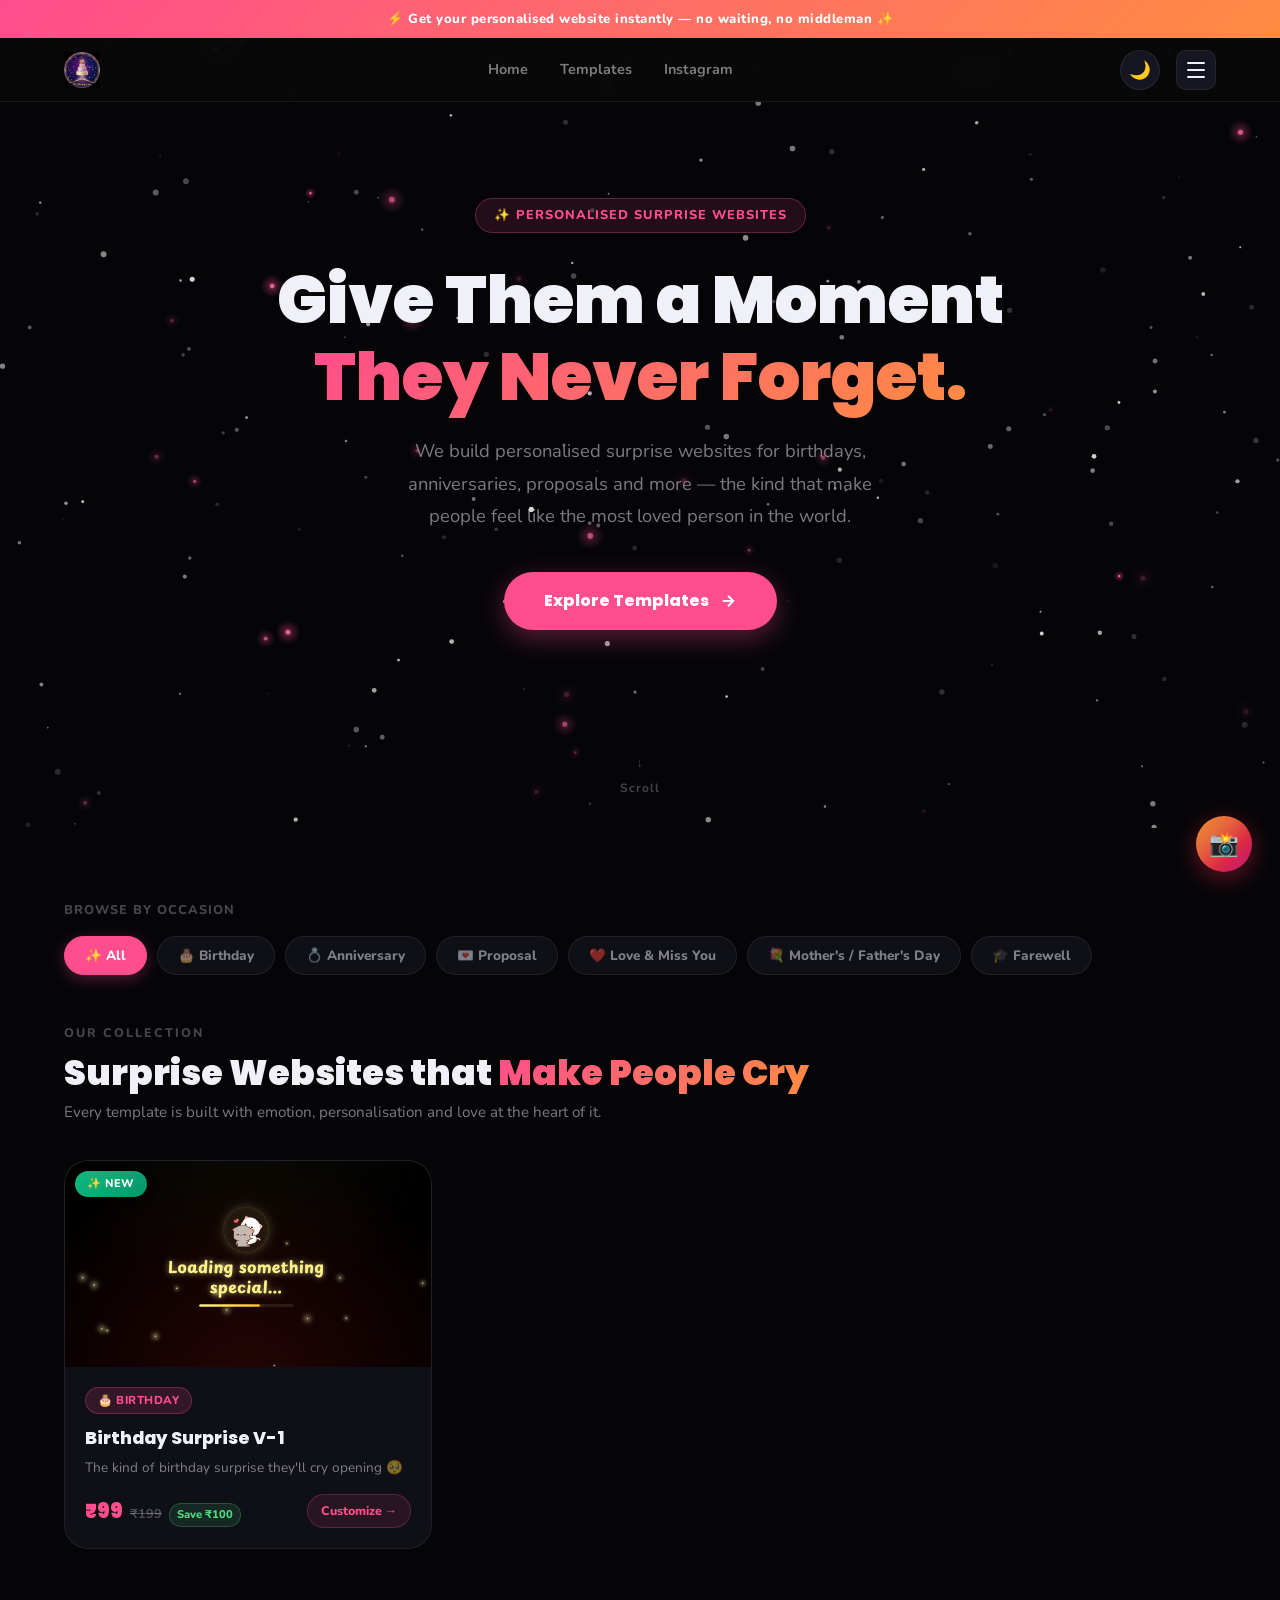
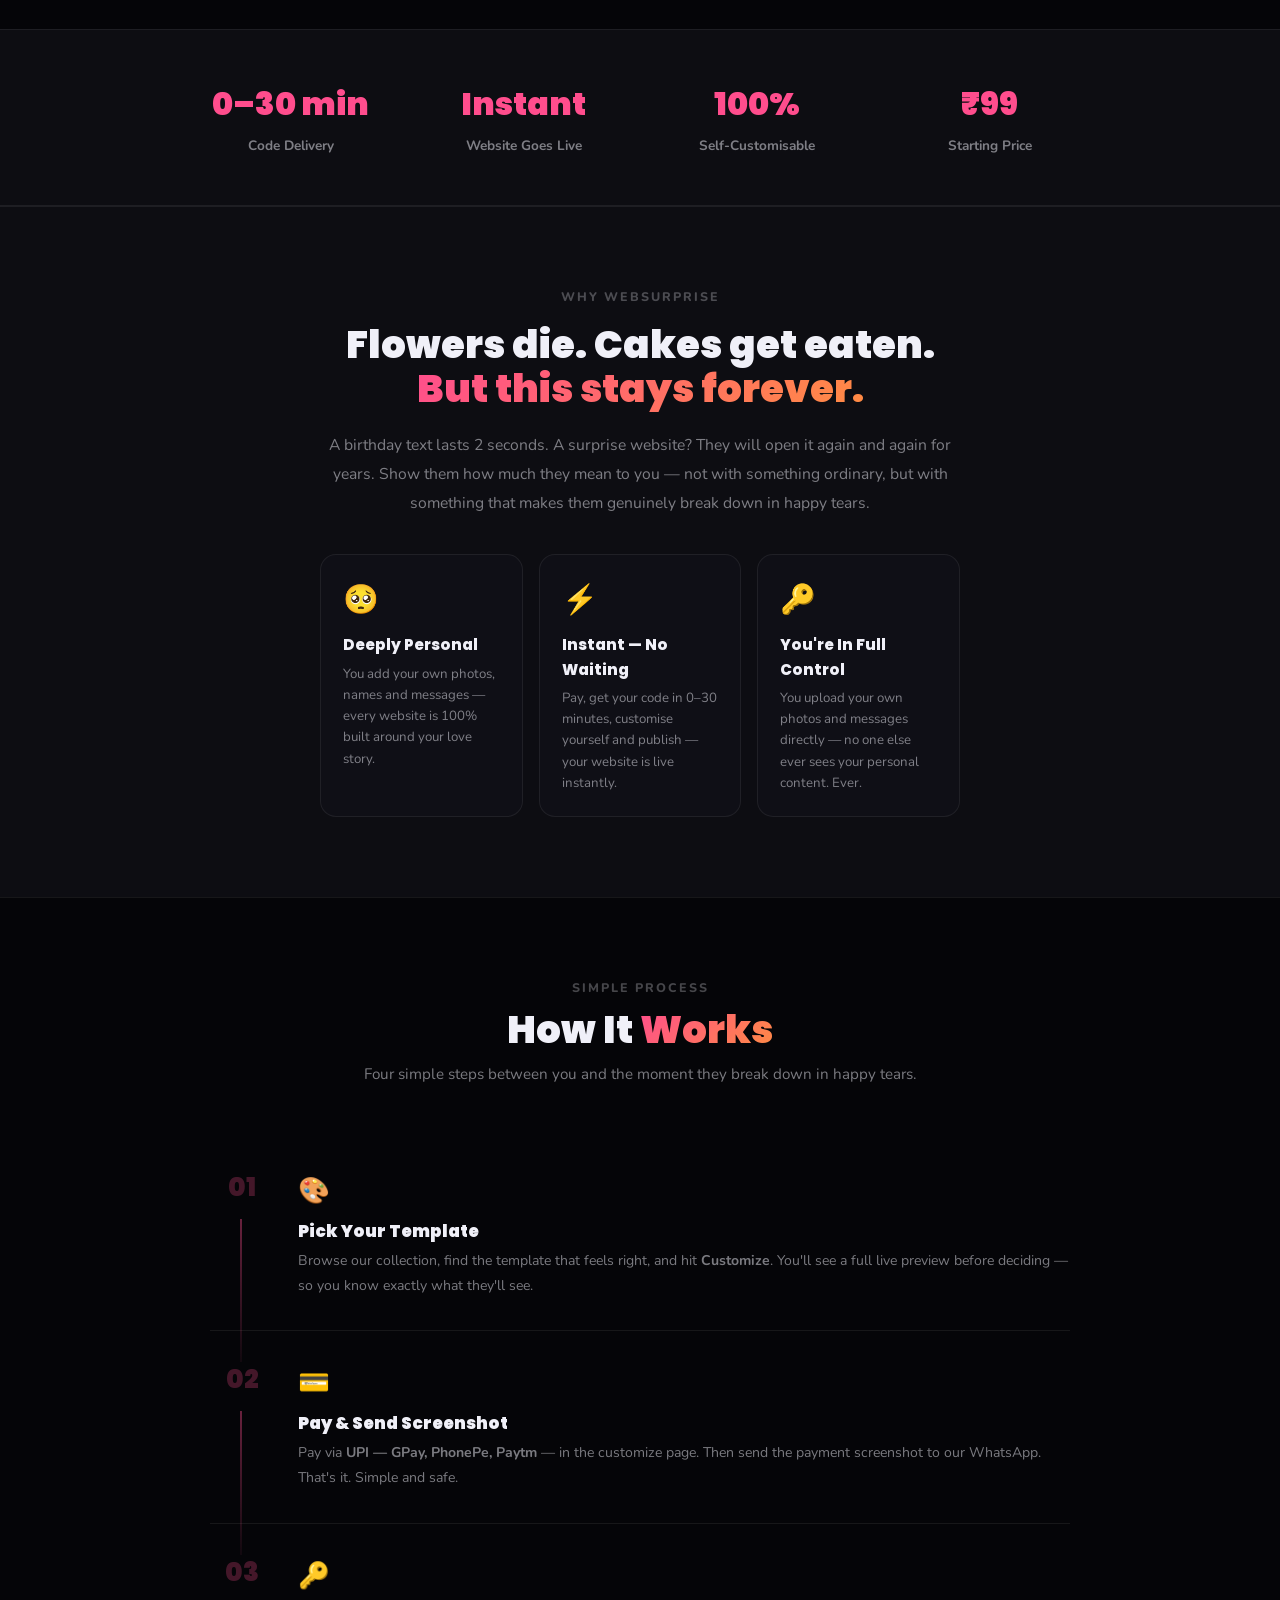
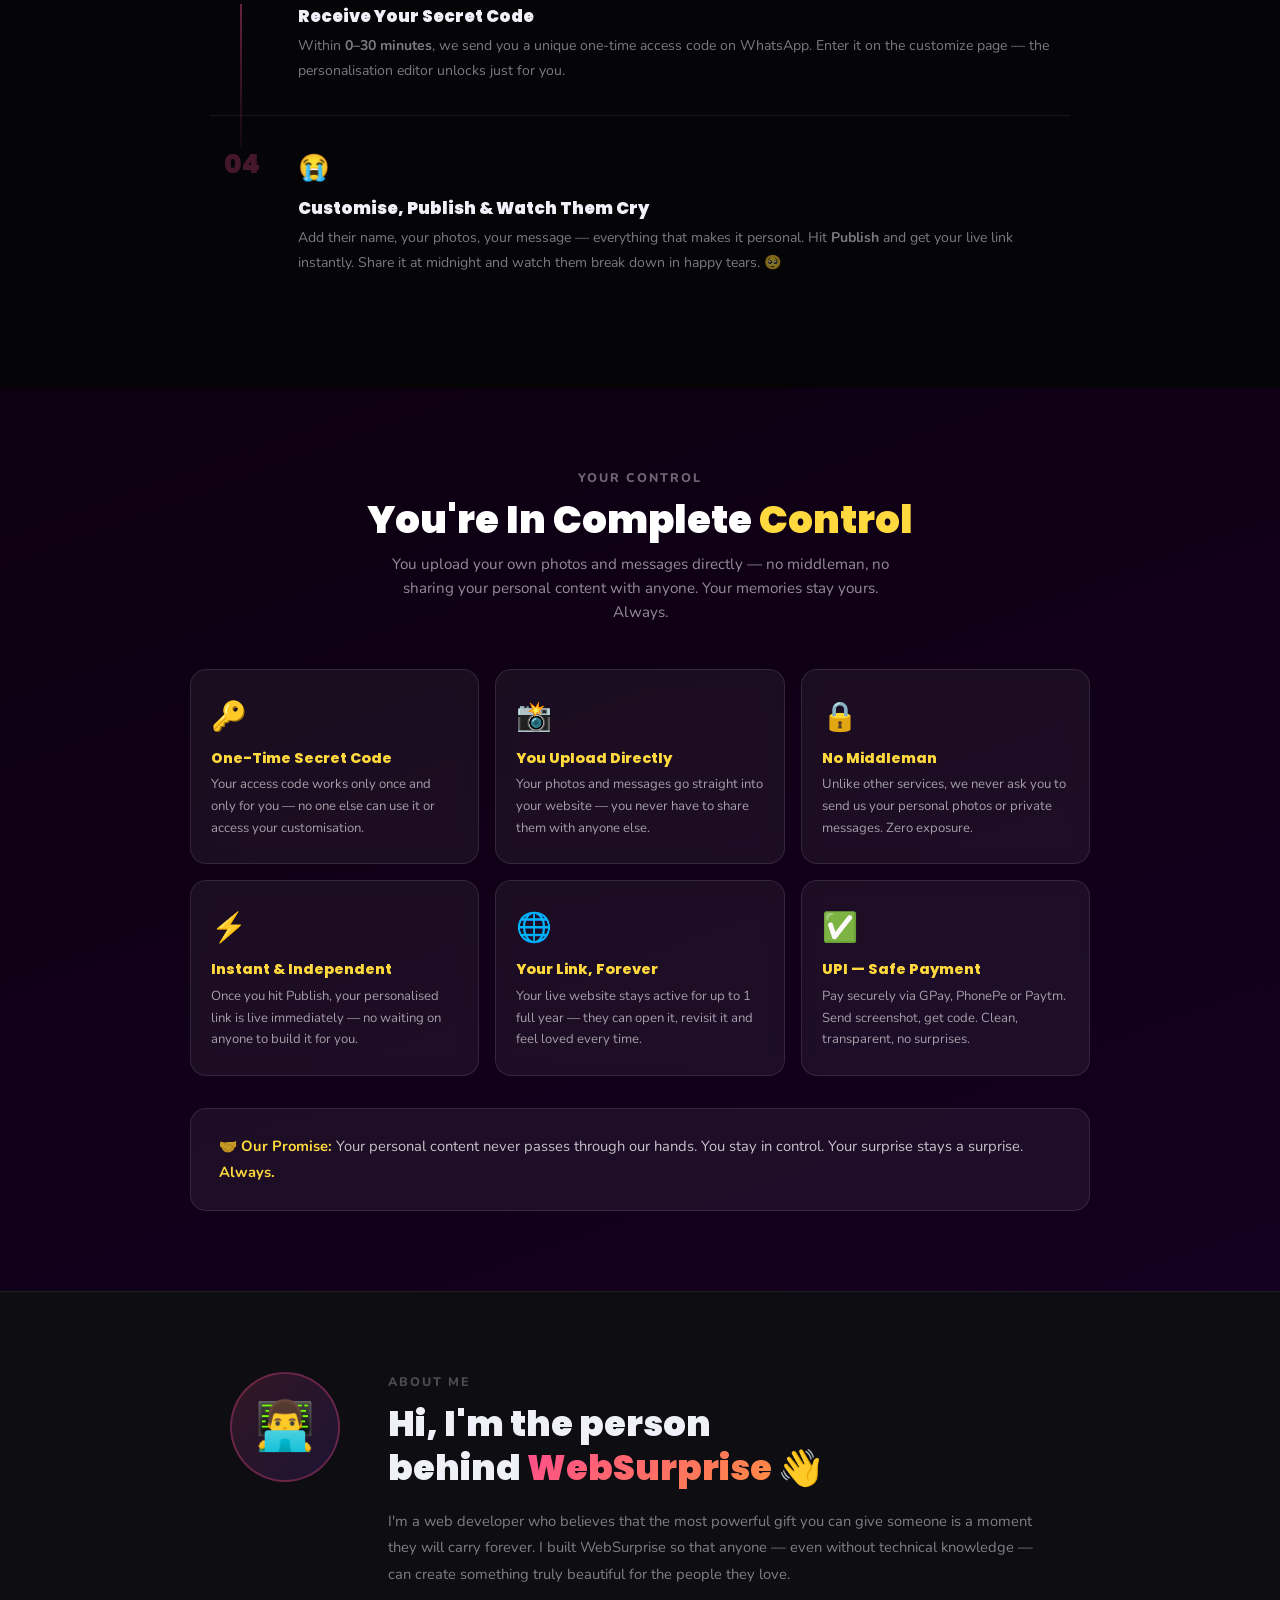
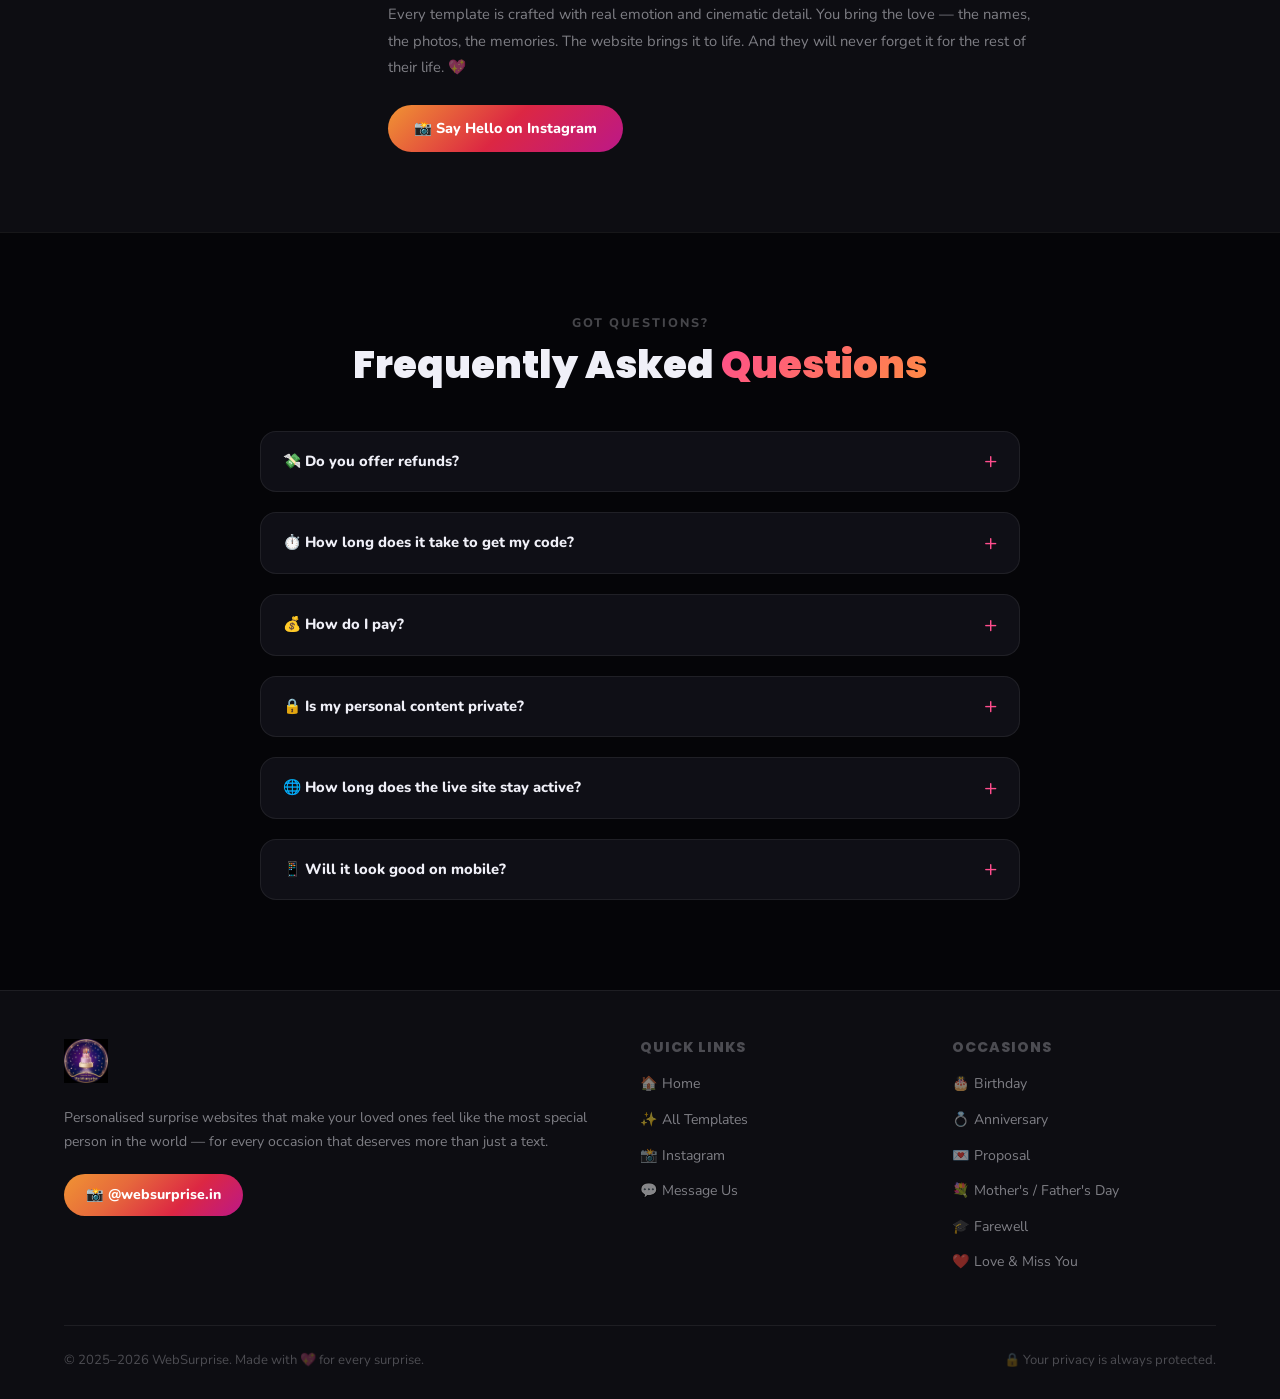
<file: index.html>
<!DOCTYPE html>
<html lang="en">
<head>
  <meta charset="UTF-8" />
  <meta name="viewport" content="width=device-width, initial-scale=1.0"/>
  <title>WebSurprise Store — Surprise Websites for Every Occasion</title>

  <!-- Google Fonts -->
  <link rel="preconnect" href="https://fonts.googleapis.com">
  <link href="https://fonts.googleapis.com/css2?family=Poppins:wght@700;800;900&family=Nunito:wght@400;600;700;800&display=swap" rel="stylesheet">

  <!-- Main Stylesheet -->
  <link rel="stylesheet" href="css/style.css">
  <link rel="icon" type="image/png" href="images/websurprise_dp.png">
</head>
<body>

  <!-- ══════════════════════════════════════════════════════
       ANNOUNCEMENT BAR
       Edit the text here to change the top strip message
  ═══════════════════════════════════════════════════════ -->
  <div class="announcement-bar">
    <span class="ann-full">⚡ Get your personalised website instantly — no waiting, no middleman ✨</span>
  </div>


  <!-- ══════════════════════════════════════════════════════
       NAVBAR
  ═══════════════════════════════════════════════════════ -->
  <nav class="navbar" id="navbar">
    <!-- Logo -->
    <a href="index.html" class="nav-logo">
  <img src="images/logo.jpg" alt="WebSurprise" class="nav-logo-img">
</a>

    <!-- Desktop links (hidden on mobile) -->
    <ul class="nav-links">
      <li><a href="index.html">Home</a></li>
      <li><a href="#templates">Templates</a></li>
      <li><a href="https://www.instagram.com/websurprise.in" target="_blank">Instagram</a></li>
    </ul>

    <!-- Right actions -->
    <div class="nav-right">
      <!-- Theme toggle — 🌙 dark / ☀️ light -->
      <button class="theme-toggle" id="themeToggle" title="Toggle theme">🌙</button>
      <button class="hamburger" id="hamburger" aria-label="Menu">
        <span></span><span></span><span></span>
      </button>
    </div>
  </nav>


  <!-- ══════════════════════════════════════════════════════
       HERO SECTION
       Edit headline, subtext and CTA button text here
  ═══════════════════════════════════════════════════════ -->
  <section class="hero page-offset">
    <!-- Particle starfield canvas — animated by JS -->
    <canvas id="particle-canvas"></canvas>

    <div class="hero-content">
      <!-- Small pill label above headline -->
      <div class="hero-eyebrow">
        ✨ Personalised Surprise Websites
      </div>

      <!-- Main headline — wrap words in <span class="accent"> for pink gradient -->
      <h1>
        Give Them a Moment<br>
        <span class="accent">They Never Forget.</span> 
      </h1>

      <!-- Subtext below headline -->
      <p class="hero-sub">
        We build personalised surprise websites for birthdays, anniversaries, proposals and more — 
        the kind that make people feel like the most loved person in the world.
      </p>

      <!-- CTA button — scrolls to templates section -->
      <a href="#templates" class="hero-cta" id="exploreCta">
        Explore Templates
        <svg width="18" height="18" viewBox="0 0 24 24" fill="none" stroke="currentColor" stroke-width="2.5">
          <line x1="5" y1="12" x2="19" y2="12"/><polyline points="12 5 19 12 12 19"/>
        </svg>
      </a>
    </div>

    <!-- Scroll hint arrow at bottom -->
    <div class="scroll-hint">
      <span>↓</span>
      <span>Scroll</span>
    </div>
  </section>


  <!-- ══════════════════════════════════════════════════════
       FILTER BAR + TEMPLATES GRID
       Templates are rendered automatically from templates.js
       Add new templates in js/templates.js — no HTML needed
  ═══════════════════════════════════════════════════════ -->
  <section id="templates" style="padding-top: 72px;">

    <!-- Filter bar — buttons built by JS from CATEGORIES in templates.js -->
    <div class="filter-section">
      <div class="filter-label">Browse by occasion</div>
      <div class="filter-bar" id="filterBar">
        <!-- Filter buttons injected here by main.js -->
      </div>
    </div>

    <!-- Templates section heading -->
    <div class="templates-section">
      <div class="section-heading fade-in">
        <div class="section-label">Our Collection</div>
        <h2>Surprise Websites that <span class="accent">Make People Cry</span></h2>
        <p>Every template is built with emotion, personalisation and love at the heart of it.</p>
      </div>

      <!-- Template cards injected here by main.js -->
      <div class="templates-grid" id="templatesGrid"></div>
    </div>

  </section>


  <!-- ══════════════════════════════════════════════════════
       STATS BAR
       Edit stats values in js/templates.js → STATS array
  ═══════════════════════════════════════════════════════ -->
  <section class="stats-section">
    <div class="stats-grid" id="statsGrid">
      <!-- Stats injected by main.js from templates.js STATS array -->
    </div>
  </section>


  <!-- ══════════════════════════════════════════════════════
       EMOTIONAL SECTION — WHY WEBSURPRISE
  ═══════════════════════════════════════════════════════ -->
  <section style="padding: 80px 5%; text-align:center; background: var(--bg-2); border-top: 1px solid var(--border);">
    <div style="max-width:640px; margin:0 auto;" class="fade-in">
      <div class="section-label" style="margin-bottom:16px;">Why WebSurprise</div>
      <h2 style="font-size:clamp(1.6rem,3.5vw,2.4rem); margin-bottom:20px;">
        Flowers die. Cakes get eaten.<br>
        <span class="accent">But this stays forever.</span>
      </h2>
      <p style="color:var(--text-secondary); font-size:0.98rem; line-height:1.85; margin-bottom:36px;">
        A birthday text lasts 2 seconds. A surprise website? They will open it again and again for years. 
        Show them how much they mean to you — not with something ordinary, but with something 
        that makes them genuinely break down in happy tears.
      </p>

      <!-- Three emotional promise cards -->
      <div style="display:grid; grid-template-columns: repeat(auto-fit, minmax(180px,1fr)); gap:16px; text-align:left;">

        <div style="background:var(--bg-card); border:1px solid var(--border); border-radius:var(--radius-md); padding:22px;" class="fade-in">
          <div style="font-size:1.8rem; margin-bottom:10px;">🥺</div>
          <div style="font-family:'Poppins',sans-serif; font-weight:800; margin-bottom:6px; font-size:0.95rem;">Deeply Personal</div>
          <div style="color:var(--text-secondary); font-size:0.83rem; line-height:1.6;">You add your own photos, names and messages — every website is 100% built around your love story.</div>
        </div>

        <div style="background:var(--bg-card); border:1px solid var(--border); border-radius:var(--radius-md); padding:22px;" class="fade-in">
          <div style="font-size:1.8rem; margin-bottom:10px;">⚡</div>
          <div style="font-family:'Poppins',sans-serif; font-weight:800; margin-bottom:6px; font-size:0.95rem;">Instant — No Waiting</div>
          <div style="color:var(--text-secondary); font-size:0.83rem; line-height:1.6;">Pay, get your code in 0–30 minutes, customise yourself and publish — your website is live instantly.</div>
        </div>

        <div style="background:var(--bg-card); border:1px solid var(--border); border-radius:var(--radius-md); padding:22px;" class="fade-in">
          <div style="font-size:1.8rem; margin-bottom:10px;">🔑</div>
          <div style="font-family:'Poppins',sans-serif; font-weight:800; margin-bottom:6px; font-size:0.95rem;">You're In Full Control</div>
          <div style="color:var(--text-secondary); font-size:0.83rem; line-height:1.6;">You upload your own photos and messages directly — no one else ever sees your personal content. Ever.</div>
        </div>

      </div>
    </div>
  </section>



  <!-- ══════════════════════════════════════════════════════
       HOW IT WORKS
       Edit steps below to change the process description
  ═══════════════════════════════════════════════════════ -->
  <section class="how-section">
    <div class="how-inner">
      <div class="fade-in" style="text-align:center; margin-bottom:52px;">
        <div class="section-label">Simple Process</div>
        <h2 style="font-size:clamp(1.6rem,3.5vw,2.4rem);">
          How It <span class="accent">Works</span>
        </h2>
        <p style="color:var(--text-secondary); margin-top:10px; font-size:0.95rem;">
          Four simple steps between you and the moment they break down in happy tears.
        </p>
      </div>

      <div class="how-steps">

        <!-- Step 1 -->
        <div class="how-step fade-in">
          <div class="step-num">01</div>
          <div class="step-body">
            <div class="step-icon">🎨</div>
            <h3>Pick Your Template</h3>
            <p>Browse our collection, find the template that feels right, and hit <strong>Customize</strong>. You'll see a full live preview before deciding — so you know exactly what they'll see.</p>
          </div>
        </div>

        <!-- Step 2 -->
        <div class="how-step fade-in">
          <div class="step-num">02</div>
          <div class="step-body">
            <div class="step-icon">💳</div>
            <h3>Pay &amp; Send Screenshot</h3>
            <p>Pay via <strong>UPI — GPay, PhonePe, Paytm</strong> — in the customize page. Then send the payment screenshot to our WhatsApp. That's it. Simple and safe.</p>
          </div>
        </div>

        <!-- Step 3 -->
        <div class="how-step fade-in">
          <div class="step-num">03</div>
          <div class="step-body">
            <div class="step-icon">🔑</div>
            <h3>Receive Your Secret Code</h3>
            <p>Within <strong>0–30 minutes</strong>, we send you a unique one-time access code on WhatsApp. Enter it on the customize page — the personalisation editor unlocks just for you.</p>
          </div>
        </div>

        <!-- Step 4 -->
        <div class="how-step fade-in">
          <div class="step-num">04</div>
          <div class="step-body">
            <div class="step-icon">😭</div>
            <h3>Customise, Publish &amp; Watch Them Cry</h3>
            <p>Add their name, your photos, your message — everything that makes it personal. Hit <strong>Publish</strong> and get your live link instantly. Share it at midnight and watch them break down in happy tears. 🥺</p>
          </div>
        </div>

      </div>
    </div>
  </section>


  <!-- ══════════════════════════════════════════════════════
       PRIVACY PROMISE
       Edit privacy cards below
  ═══════════════════════════════════════════════════════ -->
  <section class="privacy-section">
    <div class="privacy-inner">
      <div class="fade-in" style="text-align:center; margin-bottom:44px;">
        <div class="section-label" style="color:rgba(255,255,255,0.4);">Your Control</div>
        <h2 style="font-size:clamp(1.6rem,3.5vw,2.4rem); color:white;">
          You're In Complete <span style="color:var(--yellow);">Control</span>
        </h2>
        <p style="color:rgba(255,255,255,0.55); margin-top:10px; font-size:0.95rem; max-width:520px; margin-left:auto; margin-right:auto;">
          You upload your own photos and messages directly — no middleman, no sharing your personal content with anyone.
          Your memories stay yours. Always.
        </p>
      </div>

      <div class="privacy-grid fade-in">

        <div class="privacy-card">
          <div class="privacy-icon">🔑</div>
          <h4>One-Time Secret Code</h4>
          <p>Your access code works only once and only for you — no one else can use it or access your customisation.</p>
        </div>

        <div class="privacy-card">
          <div class="privacy-icon">📸</div>
          <h4>You Upload Directly</h4>
          <p>Your photos and messages go straight into your website — you never have to share them with anyone else.</p>
        </div>

        <div class="privacy-card">
          <div class="privacy-icon">🔒</div>
          <h4>No Middleman</h4>
          <p>Unlike other services, we never ask you to send us your personal photos or private messages. Zero exposure.</p>
        </div>

        <div class="privacy-card">
          <div class="privacy-icon">⚡</div>
          <h4>Instant & Independent</h4>
          <p>Once you hit Publish, your personalised link is live immediately — no waiting on anyone to build it for you.</p>
        </div>

        <div class="privacy-card">
          <div class="privacy-icon">🌐</div>
          <h4>Your Link, Forever</h4>
          <p>Your live website stays active for up to 1 full year — they can open it, revisit it and feel loved every time.</p>
        </div>

        <div class="privacy-card">
          <div class="privacy-icon">✅</div>
          <h4>UPI — Safe Payment</h4>
          <p>Pay securely via GPay, PhonePe or Paytm. Send screenshot, get code. Clean, transparent, no surprises.</p>
        </div>

      </div>

      <div class="privacy-promise fade-in">
        🤝 <strong>Our Promise:</strong> Your personal content never passes through our hands.
        You stay in control. Your surprise stays a surprise. <strong>Always.</strong>
      </div>
    </div>
  </section>


  <!-- ══════════════════════════════════════════════════════
       ABOUT SECTION
       Edit your personal description below
  ═══════════════════════════════════════════════════════ -->
  <section class="about-section">
    <div class="about-inner fade-in">
      <div class="about-avatar">👨‍💻</div>
      <div class="about-content">
        <div class="section-label">About Me</div>
        <h2>Hi, I'm the person<br>behind <span class="accent">WebSurprise</span> 👋</h2>
        <p>
          I'm a web developer who believes that the most powerful gift you can give someone
          is a moment they will carry forever. I built WebSurprise so that anyone —
          even without technical knowledge — can create something truly beautiful for the people they love.
        </p>
        <p>
          Every template is crafted with real emotion and cinematic detail.
          You bring the love — the names, the photos, the memories.
          The website brings it to life. And they will never forget it for the rest of their life. 💖
        </p>
        <a href="https://ig.me/m/websurprise.in" target="_blank" class="about-cta">
          📸 Say Hello on Instagram
        </a>
      </div>
    </div>
  </section>


  <!-- ══════════════════════════════════════════════════════
       FAQ — HOMEPAGE
       Add/remove questions by editing .faq-item blocks below
  ═══════════════════════════════════════════════════════ -->
  <section class="home-faq-section">
    <div class="home-faq-inner">
      <div class="fade-in" style="text-align:center; margin-bottom:44px;">
        <div class="section-label">Got Questions?</div>
        <h2 style="font-size:clamp(1.6rem,3.5vw,2.4rem);">
          Frequently Asked <span class="accent">Questions</span>
        </h2>
      </div>

      <div class="home-faq-grid fade-in">

        <div class="faq-item">
          <div class="faq-q" onclick="toggleHomeFaq(this)">
            <span>💸 Do you offer refunds?</span>
            <span class="faq-icon">+</span>
          </div>
          <div class="faq-a">
            Since the access code is sent and the customisation window is unlocked specifically for you, we are unable to offer refunds once the code has been issued. We encourage you to view the live demo before purchasing — and reach out on WhatsApp with any questions before you pay. 💖
          </div>
        </div>

        <div class="faq-item">
          <div class="faq-q" onclick="toggleHomeFaq(this)">
            <span>⏱️ How long does it take to get my code?</span>
            <span class="faq-icon">+</span>
          </div>
          <div class="faq-a">
            We send your unique access code within <strong>0 to 30 minutes</strong> of receiving your payment screenshot on WhatsApp. Once you have the code, you customise and publish instantly — your website goes live the moment you hit Publish.
          </div>
        </div>

        <div class="faq-item">
          <div class="faq-q" onclick="toggleHomeFaq(this)">
            <span>💰 How do I pay?</span>
            <span class="faq-icon">+</span>
          </div>
          <div class="faq-a">
            Pay via any <strong>UPI app</strong> — GPay, PhonePe, Paytm and more — directly on the customize page. Then send the payment screenshot to our WhatsApp. We verify and send your code within 30 minutes. Full payment upfront, no advance/split needed.
          </div>
        </div>

        <div class="faq-item">
          <div class="faq-q" onclick="toggleHomeFaq(this)">
            <span>🔒 Is my personal content private?</span>
            <span class="faq-icon">+</span>
          </div>
          <div class="faq-a">
            100% yes — and this is what makes us different. You upload your photos and messages <strong>directly into your website yourself</strong>. We never ask you to send us your personal content. No middleman. No exposure. Your memories stay completely yours.
          </div>
        </div>

        <div class="faq-item">
          <div class="faq-q" onclick="toggleHomeFaq(this)">
            <span>🌐 How long does the live site stay active?</span>
            <span class="faq-icon">+</span>
          </div>
          <div class="faq-a">
            Your live website stays accessible for <strong>up to 1 full year</strong> from the day you publish it.
            They can open it, revisit it and share it any time. After 1 year, message us on WhatsApp to discuss renewal.
          </div>
        </div>

        <div class="faq-item">
          <div class="faq-q" onclick="toggleHomeFaq(this)">
            <span>📱 Will it look good on mobile?</span>
            <span class="faq-icon">+</span>
          </div>
          <div class="faq-a">
            100% yes — every website is fully mobile responsive and looks stunning on any screen.
            Since most surprises are opened on a phone, mobile experience is always our top priority.
          </div>
        </div>

      </div>
    </div>
  </section>

  <!-- ══════════════════════════════════════════════════════
       FOOTER
  ═══════════════════════════════════════════════════════ -->
  <footer>
    <div class="footer-inner">
      <div class="footer-brand">
        <a href="index.html" style="display:inline-block; margin-bottom:14px;">
          <img src="images/logo.jpg" alt="WebSurprise" class="footer-logo-img">
        </a>
        <p>
          Personalised surprise websites that make your loved ones feel like the most special 
          person in the world — for every occasion that deserves more than just a text.
        </p>
        <!-- Instagram profile link -->
        <a href="https://www.instagram.com/websurprise.in" target="_blank" class="footer-insta">
          📸 @websurprise.in
        </a>
      </div>

      <div class="footer-col">
        <h4>Quick Links</h4>
        <ul>
          <li><a href="index.html">🏠 Home</a></li>
          <li><a href="#templates">✨ All Templates</a></li>
          <li><a href="https://www.instagram.com/websurprise.in" target="_blank">📸 Instagram</a></li>
          <li><a href="https://ig.me/m/websurprise.in" target="_blank">💬 Message Us</a></li>
        </ul>
      </div>

      <div class="footer-col">
        <h4>Occasions</h4>
        <ul>
          <li><a href="#">🎂 Birthday</a></li>
          <li><a href="#">💍 Anniversary</a></li>
          <li><a href="#">💌 Proposal</a></li>
          <li><a href="#">💐 Mother's / Father's Day</a></li>
          <li><a href="#">🎓 Farewell</a></li>
          <li><a href="#">❤️ Love & Miss You</a></li>
        </ul>
      </div>
    </div>

    <div class="footer-bottom">
      <p>© 2025–2026 WebSurprise. Made with 💖 for every surprise.</p>
      <p>🔒 Your privacy is always protected.</p>
    </div>
  </footer>


  <!-- ══════════════════════════════════════════════════════
       FLOATING INSTAGRAM DM BUTTON
       Always visible at bottom-right corner
  ═══════════════════════════════════════════════════════ -->
  <a href="https://ig.me/m/websurprise.in" target="_blank" class="float-insta">
    <span class="float-tooltip">Message us!</span>
    📸
  </a>


  <!-- ══════════════════════════════════════════════════════
       SCRIPTS — load order matters!
       1. templates.js  (data)
       2. main.js       (logic)
  ═══════════════════════════════════════════════════════ -->
  <script src="js/templates.js"></script>
  <script src="js/main.js"></script>

</body>
</html>
</file>
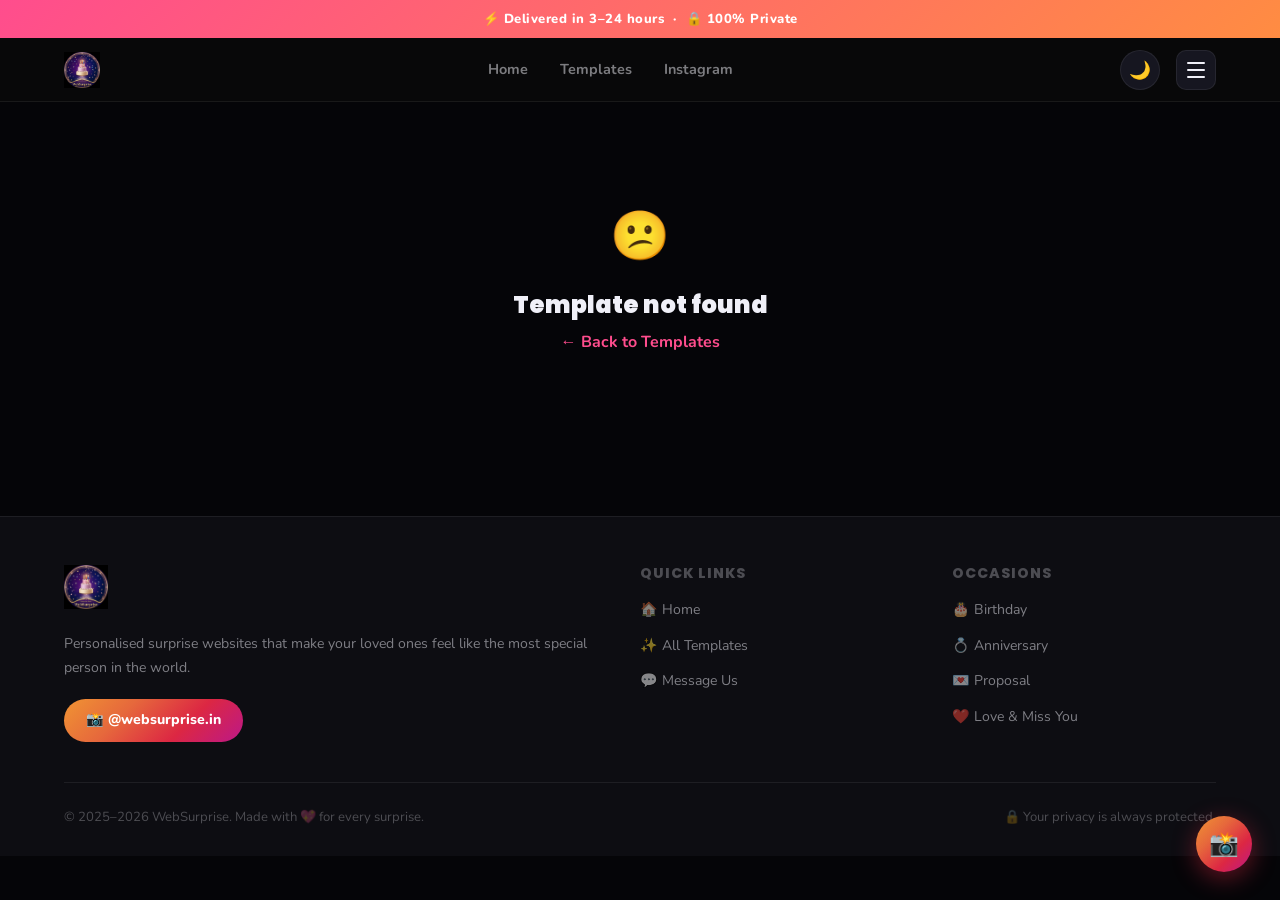
<file: product.html>
<!DOCTYPE html>
<html lang="en">

<head>
  <meta charset="UTF-8" />
  <meta name="viewport" content="width=device-width, initial-scale=1.0" />
  <!-- Title updated dynamically by product.js -->
  <title>WebSurprise Store</title>

  <link rel="preconnect" href="https://fonts.googleapis.com">
  <link
    href="https://fonts.googleapis.com/css2?family=Poppins:wght@700;800;900&family=Nunito:wght@400;600;700;800&display=swap"
    rel="stylesheet">
  <link rel="stylesheet" href="css/style.css">
  <link rel="icon" type="image/png" href="images/websurprise_dp.png">
</head>

<body>

  <!-- ══════════════════════════════════════════════════════
       ANNOUNCEMENT BAR
  ═══════════════════════════════════════════════════════ -->
  <div class="announcement-bar">
    <span class="ann-full">⚡ Delivered in 3–24 hours &nbsp;·&nbsp; 🔒 100% Private</span><span class="ann-short">⚡
      3–24hr Delivery &nbsp;·&nbsp; 🔒 Private</span>
  </div>


  <!-- ══════════════════════════════════════════════════════
       NAVBAR
  ═══════════════════════════════════════════════════════ -->
  <nav class="navbar">
    <a href="index.html" class="nav-logo">
      <img src="images/logo.jpg" alt="WebSurprise" class="nav-logo-img">
    </a>
    <ul class="nav-links">
      <li><a href="index.html">Home</a></li>
      <li><a href="index.html#templates">Templates</a></li>
      <li><a href="https://www.instagram.com/websurprise.in" target="_blank">Instagram</a></li>
    </ul>
    <div class="nav-right">
      <button class="theme-toggle" id="themeToggle" title="Toggle theme">🌙</button>
      <button class="hamburger" id="hamburger" aria-label="Menu">
        <span></span><span></span><span></span>
      </button>
    </div>
  </nav>


  <!-- ══════════════════════════════════════════════════════
       PRODUCT PAGE CONTENT
       Everything below is filled in dynamically by product.js
  ═══════════════════════════════════════════════════════ -->
  <div class="page-offset">
    <div class="product-page" id="productContent">

      <!-- Back button -->
      <a href="index.html" class="back-btn">
        ← Back to Templates
      </a>


      <!-- ── MEDIA BOX: Thumbnail + YouTube Video ─────────── -->
      <!-- Both exist simultaneously — JS shows/hides them -->
      <div class="media-box">

        <!-- Product thumbnail (16:9 image you upload) -->
        <img class="media-thumbnail" id="mediaThumbnail" src="" alt="Template Preview" />

        <!-- YouTube iframe — hidden by default, shown on "Live Demo" click -->
        <!-- src is set dynamically by product.js to prevent autoplay on load -->
        <iframe class="media-video" id="mediaVideo" src="" title="Template Demo"
          allow="accelerometer; autoplay; clipboard-write; encrypted-media; gyroscope; picture-in-picture; web-share"
          allowfullscreen loading="lazy"></iframe>

      </div>

      <!-- ── MEDIA BUTTONS ROW ────────────────────────────── -->
      <!-- Two buttons: video demo toggle + view live site -->
      <div class="media-btn-row">

        <!-- Toggle: shows YouTube video or thumbnail -->
        <button class="demo-toggle-btn" id="demoToggleBtn">
          <svg width="16" height="16" viewBox="0 0 24 24" fill="currentColor">
            <polygon points="5,3 19,12 5,21" />
          </svg>
          ▶ Video Demo
        </button>

      </div>


      <!-- ── PRODUCT INFO ──────────────────────────────────── -->
      <div class="product-info fade-in">
        <!-- Badges row: category + NEW + Limited Offer — filled by product.js -->
        <div class="product-badges-row">
          <div id="productBadge" class="card-badge product-badge"></div>
          <!-- NEW badge — shown only if isNew: true in templates.js -->
          <div id="newBadge" class="badge-new" style="display:none;">✨ NEW</div>
          <!-- Limited Offer badge — shown only if limitedOffer: true in templates.js -->
          <div id="offerBadge" class="badge-offer" style="display:none;">🔥 Limited Offer</div>
        </div>

        <!-- Template name — filled by product.js -->
        <h1 class="product-name" id="productName"></h1>

        <!-- Description — filled by product.js -->
        <p class="product-desc" id="productDesc"></p>
      </div>


      <!-- ── WHAT'S INCLUDED ──────────────────────────────── -->
      <div class="features-box fade-in">
        <h3>✅ What's Included</h3>
        <!-- Feature items injected here by product.js -->
        <div class="features-list" id="featuresList"></div>
      </div>


      <!-- ── PRICING + CTA BOX ────────────────────────────── -->
      <div class="pricing-box fade-in">

        <!-- Limited offer banner — shown/hidden by product.js -->
        <div class="pricing-limited-banner" id="limitedBadge" style="display:none;">
          🔥 Limited Time Offer — Grab it before price goes up!
        </div>

        <!-- Price row -->
        <div class="pricing-main-row">
          <div class="pricing-left">
            <div class="pricing-label">Only</div>
            <div class="pricing-price-row">
              <!-- Current price — filled by product.js -->
              <span class="pricing-current" id="priceDisplay"></span>
              <!-- Strikethrough original price — filled by product.js -->
              <span class="pricing-original" id="originalPrice"></span>
            </div>
            <!-- Save badge — filled by product.js -->
            <div class="pricing-save-badge" id="saveBadge"></div>
          </div>

          <div class="pricing-includes">
            <div class="pricing-include-item">✓ Personalised with your details</div>
            <div class="pricing-include-item">✓ Live shareable link</div>
            <div class="pricing-include-item">✓ Delivered instantly</div>
            <div class="pricing-include-item">✓ Mobile responsive</div>
          </div>
        </div>

        <!-- CTA Buttons -->
        <div class="pricing-cta-group">

          <!-- Primary: Customize — opens customize page -->
          <a class="btn-customize" id="customizeBtn" href="#" target="_blank">
            ✨ Customize &amp; Buy — <span id="priceDisplayBtn"></span>
          </a>

          <!-- Secondary: View Live Preview -->
          <a class="btn-view-live" id="viewLiveBtn" href="#" target="_blank">
            🌐 View Live Preview
          </a>

        </div>

        <!-- Trust micro-copy -->
        <div class="pricing-trust">
          🔒 Secure &nbsp;·&nbsp; ⚡ Instant &nbsp;·&nbsp; 💖 100% Personalised
        </div>

      </div>


      <!-- ── TRUST NOTE ─────────────────────────────────────── -->
      <div class="trust-note fade-in">
        🔑 <strong>How it works:</strong> Pay via UPI → send screenshot on WhatsApp → receive your secret code within 0–30 minutes → enter it, customise with your own photos &amp; messages → hit Publish and get your live link <strong>instantly.</strong> No waiting. No middleman.
      </div>



      <!-- ── FAQ SECTION ──────────────────────────────────── -->
      <div class="faq-section fade-in" style="margin-top:48px;">
        <h2 style="font-size:1.4rem; margin-bottom:24px; font-family:'Poppins',sans-serif; font-weight:800;">
          ❓ Frequently Asked Questions
        </h2>

        <!-- ── FAQ ITEM — click to expand ── -->
        <!-- To add a new FAQ: copy one .faq-item block and edit the question/answer -->

        <div class="faq-item">
          <div class="faq-q" onclick="toggleFaq(this)">
            <span>💸 Can I get a refund after purchasing?</span>
            <span class="faq-icon">+</span>
          </div>
          <div class="faq-a">
            Since your unique access code is sent immediately after payment verification, we are unable to offer refunds once the code has been issued. We recommend viewing the full live demo before purchasing. Any questions? Message us on WhatsApp before you pay — we are happy to help. 💖
          </div>
        </div>

        <div class="faq-item">
          <div class="faq-q" onclick="toggleFaq(this)">
            <span>⏱️ How long until I get my access code?</span>
            <span class="faq-icon">+</span>
          </div>
          <div class="faq-a">
            We send your unique one-time code within <strong>0 to 30 minutes</strong> of receiving your payment screenshot on WhatsApp. Once you have the code, customise and publish — your website goes live <strong>instantly</strong>.
          </div>
        </div>

        <div class="faq-item">
          <div class="faq-q" onclick="toggleFaq(this)">
            <span>💳 How do I pay?</span>
            <span class="faq-icon">+</span>
          </div>
          <div class="faq-a">
            Pay via any <strong>UPI app</strong> — GPay, PhonePe, Paytm — on the customize page. Then send the payment screenshot to our WhatsApp number (shown on the customize page). We verify and send your code within 30 minutes. Simple, full payment, no splits.
          </div>
        </div>

        <div class="faq-item">
          <div class="faq-q" onclick="toggleFaq(this)">
            <span>🔒 Is my personal content private?</span>
            <span class="faq-icon">+</span>
          </div>
          <div class="faq-a">
            Completely. You upload your photos and messages <strong>directly into your own website</strong> — we never ask you to send us anything personal. No middleman, no exposure. Your memories go straight from you to the website. Zero risk.
          </div>
        </div>

        <div class="faq-item">
          <div class="faq-q" onclick="toggleFaq(this)">
            <span>🌐 How long will the live website stay active?</span>
            <span class="faq-icon">+</span>
          </div>
          <div class="faq-a">
            Your live website stays active and accessible for <strong>up to 1 full year</strong> from the day you publish it. They can open the link, revisit it and share it any time. After 1 year, message us on WhatsApp to discuss renewal.
          </div>
        </div>

        <div class="faq-item">
          <div class="faq-q" onclick="toggleFaq(this)">
            <span>🔑 What if my code doesn't work?</span>
            <span class="faq-icon">+</span>
          </div>
          <div class="faq-a">
            Each code is unique and one-time use. If you face any issue entering your code, message us immediately on WhatsApp with your payment screenshot and we will resolve it within minutes. We are always here.
          </div>
        </div>

        <div class="faq-item">
          <div class="faq-q" onclick="toggleFaq(this)">
            <span>📱 Will it look good on mobile?</span>
            <span class="faq-icon">+</span>
          </div>
          <div class="faq-a">
            100% yes. Every website is fully mobile-responsive and looks stunning on any screen — phone, tablet and laptop. Since most surprises are opened on phone, mobile experience is always our top priority.
          </div>
        </div>

      </div>

      <!-- ── EMOTIONAL SECTION BELOW ─────────────────────── -->
      <div style="margin-top:48px; text-align:center;" class="fade-in">
        <div class="section-label" style="margin-bottom:12px;">The moment that matters</div>
        <h2 style="font-size:clamp(1.4rem,3vw,2rem); margin-bottom:14px;">
          They will not expect this.<br>
          <span class="accent">That is exactly the point.</span>
        </h2>
        <p style="color:var(--text-secondary); font-size:0.95rem; line-height:1.8; max-width:520px; margin:0 auto;">
          Imagine them opening their phone and finding a whole website — just for them.
          Their photos. Your words. A song that means everything.
          And they just break down. Happy tears. That is what we build. 🥺
        </p>
      </div>

    </div>
  </div>


  <!-- ══════════════════════════════════════════════════════
       FOOTER
  ═══════════════════════════════════════════════════════ -->
  <footer>
    <div class="footer-inner">
      <div class="footer-brand">
        <a href="index.html" style="display:inline-block; margin-bottom:14px;">
          <img src="images/logo.jpg" alt="WebSurprise" class="footer-logo-img">
        </a>
        <p>Personalised surprise websites that make your loved ones feel like the most special person in the world.</p>
        <a href="https://www.instagram.com/websurprise.in" target="_blank" class="footer-insta">
          📸 @websurprise.in
        </a>
      </div>
      <div class="footer-col">
        <h4>Quick Links</h4>
        <ul>
          <li><a href="index.html">🏠 Home</a></li>
          <li><a href="index.html#templates">✨ All Templates</a></li>
          <li><a href="https://ig.me/m/websurprise.in" target="_blank">💬 Message Us</a></li>
        </ul>
      </div>
      <div class="footer-col">
        <h4>Occasions</h4>
        <ul>
          <li><a href="index.html">🎂 Birthday</a></li>
          <li><a href="index.html">💍 Anniversary</a></li>
          <li><a href="index.html">💌 Proposal</a></li>
          <li><a href="index.html">❤️ Love & Miss You</a></li>
        </ul>
      </div>
    </div>
    <div class="footer-bottom">
      <p>© 2025–2026 WebSurprise. Made with 💖 for every surprise.</p>
      <p>🔒 Your privacy is always protected.</p>
    </div>
  </footer>


  <!-- Floating Instagram DM button -->
  <a href="https://ig.me/m/websurprise.in" target="_blank" class="float-insta">
    <span class="float-tooltip">Message us!</span>
    📸
  </a>


  <!-- ══════════════════════════════════════════════════════
       SCRIPTS — load order matters!
       1. templates.js (data — contains TEMPLATES, CATEGORIES etc.)
       2. product.js   (logic — reads data, renders page)
  ═══════════════════════════════════════════════════════ -->
  <script src="js/templates.js"></script>
  <script src="js/product.js"></script>

</body>

</html>
</file>
<file: css/style.css>
/* ============================================================
   WEBSURPRISE STORE — MAIN STYLESHEET
   Sections:
   1. CSS Variables (Dark & Light theme)
   2. Reset & Base
   3. Typography
   4. Navbar
   5. Announcement Bar
   6. Hero
   7. Particles
   8. Filter Bar
   9. Template Cards Grid
   10. Stats Bar
   11. Footer
   12. Product Page
   13. Animations
   14. Responsive
   ============================================================ */


/* ── 1. CSS VARIABLES ─────────────────────────────────────── */

/* Dark theme (default) — premium deep black */
:root {
  --bg:           #050508;
  --bg-2:         #0d0d12;
  --bg-3:         #161620;
  --bg-card:      #0f0f16;
  --border:       rgba(255,255,255,0.07);
  --border-hover: rgba(255,77,141,0.55);

  --text-primary:   #f0f0f8;
  --text-secondary: rgba(240,240,248,0.5);
  --text-muted:     rgba(240,240,248,0.28);

  --pink:    #ff4d8d;
  --pink-2:  #ff2070;
  --yellow:  #ffd93d;
  --orange:  #ff8c42;
  --green:   #4ade80;

  --glow-pink:   0 0 40px rgba(255,77,141,0.2), 0 0 80px rgba(255,77,141,0.08);
  --glow-subtle: 0 0 20px rgba(100,80,200,0.1);
  --shadow:      0 8px 40px rgba(0,0,0,0.7);

  --radius-sm:  10px;
  --radius-md:  16px;
  --radius-lg:  24px;
  --radius-xl:  32px;

  --transition: 0.25s ease;
}

/* Light theme — warm, clean, premium feel */
html.light {
  --bg:           #faf8ff;
  --bg-2:         #ffffff;
  --bg-3:         #f0edf8;
  --bg-card:      #ffffff;
  --border:       rgba(100,80,160,0.1);
  --border-hover: rgba(255,77,141,0.5);

  --text-primary:   #12101a;
  --text-secondary: rgba(18,16,26,0.55);
  --text-muted:     rgba(18,16,26,0.32);

  --glow-pink:   0 0 30px rgba(255,77,141,0.12);
  --glow-subtle: 0 0 20px rgba(100,80,200,0.06);
  --shadow:      0 4px 24px rgba(100,80,160,0.12);
}

/* Light mode specific refinements */
html.light .navbar {
  background: rgba(250,248,255,0.92);
  border-bottom-color: rgba(100,80,160,0.1);
}

html.light .template-card {
  box-shadow: 0 2px 16px rgba(100,80,160,0.08);
}

html.light .template-card:hover {
  box-shadow: 0 8px 32px rgba(255,77,141,0.15);
}

html.light .pricing-box {
  box-shadow: 0 2px 16px rgba(100,80,160,0.06);
}

html.light .faq-item {
  box-shadow: 0 2px 12px rgba(100,80,160,0.05);
}

html.light .hero {
  background: radial-gradient(ellipse at 50% 40%, rgba(255,77,141,0.06) 0%, rgba(250,248,255,0) 70%);
}


/* ── 2. RESET & BASE ──────────────────────────────────────── */

*, *::before, *::after {
  margin: 0;
  padding: 0;
  box-sizing: border-box;
}

html {
  scroll-behavior: smooth;
  font-size: 16px;
}

body {
  background: var(--bg);
  color: var(--text-primary);
  font-family: 'Nunito', sans-serif;
  line-height: 1.6;
  overflow-x: hidden;
  transition: background var(--transition), color var(--transition);
  min-height: 100vh;
}

a { text-decoration: none; color: inherit; }
ul { list-style: none; }
img { max-width: 100%; display: block; }
button { cursor: pointer; border: none; background: none; font-family: inherit; }


/* ── 3. TYPOGRAPHY ────────────────────────────────────────── */

h1, h2, h3, h4 {
  font-family: 'Poppins', sans-serif;
  font-weight: 900;
  line-height: 1.15;
}

.accent {
  /* Pink gradient text for highlighted words in headings */
  background: linear-gradient(135deg, var(--pink), #ff8c42);
  -webkit-background-clip: text;
  -webkit-text-fill-color: transparent;
  background-clip: text;
}

.section-label {
  font-size: 0.78rem;
  font-weight: 800;
  letter-spacing: 2px;
  text-transform: uppercase;
  color: var(--text-muted);
  margin-bottom: 10px;
}


/* ── 4. NAVBAR ────────────────────────────────────────────── */

.navbar {
  position: fixed;
  top: 38px; left: 0; right: 0;
  z-index: 1000;
  /* Sits below announcement bar — offset handled by JS */
  padding: 0 5%;
  height: 64px;
  display: flex;
  align-items: center;
  justify-content: space-between;
  background: rgba(10,10,10,0.85);
  backdrop-filter: blur(16px);
  -webkit-backdrop-filter: blur(16px);
  border-bottom: 1px solid var(--border);
  transition: background var(--transition);
}

html.light .navbar {
  background: rgba(245,245,240,0.9);
}

/* Logo */
.nav-logo {
  font-family: 'Poppins', sans-serif;
  font-weight: 900;
  font-size: 1.3rem;
  display: flex;
  align-items: center;
  gap: 8px;
}

/* Logo image in navbar */
.nav-logo-img {
  height: 36px;
  width: auto;
  object-fit: contain;
  display: block;
}

/* Logo image in footer */
.footer-logo-img {
  height: 44px;
  width: auto;
  object-fit: contain;
  display: block;
}

.nav-logo .logo-dot {
  width: 10px;
  height: 10px;
  border-radius: 50%;
  background: var(--pink);
  box-shadow: 0 0 10px var(--pink);
}

/* Nav right — theme toggle + hamburger */
.nav-right {
  display: flex;
  align-items: center;
  gap: 16px;
}

/* Dark/Light toggle button */
.theme-toggle {
  width: 40px;
  height: 40px;
  border-radius: 50%;
  background: var(--bg-3);
  border: 1px solid var(--border);
  display: flex;
  align-items: center;
  justify-content: center;
  font-size: 1.1rem;
  transition: background var(--transition), transform 0.2s;
}

.theme-toggle:hover {
  background: var(--border);
  transform: rotate(15deg);
}

/* Hamburger */
.hamburger {
  width: 40px;
  height: 40px;
  border-radius: var(--radius-sm);
  background: var(--bg-3);
  border: 1px solid var(--border);
  display: flex;
  flex-direction: column;
  align-items: center;
  justify-content: center;
  gap: 5px;
}

.hamburger span {
  display: block;
  width: 18px;
  height: 2px;
  background: var(--text-primary);
  border-radius: 2px;
  transition: var(--transition);
}

/* Nav links */
.nav-links {
  display: flex;
  gap: 32px;
  align-items: center;
}

/* Mobile nav — slides down when hamburger clicked */
@media (max-width: 768px) {
  .nav-links {
    display: none;
    flex-direction: column;
    position: fixed;
    top: calc(38px + 64px);
    left: 0; right: 0;
    background: var(--bg-2);
    border-bottom: 1px solid var(--border);
    padding: 20px 5%;
    gap: 16px;
    z-index: 999;
  }
  .nav-links.mobile-open {
    display: flex;
  }
}

.nav-links a {
  font-size: 0.9rem;
  font-weight: 700;
  color: var(--text-secondary);
  transition: color var(--transition);
}

.nav-links a:hover { color: var(--pink); }


/* ── 5. ANNOUNCEMENT BAR ─────────────────────────────────── */

.announcement-bar {
  /* Top strip — fixed at very top, above navbar */
  background: linear-gradient(135deg, var(--pink), #ff8c42);
  color: white;
  text-align: center;
  padding: 9px 16px;
  font-size: 0.82rem;
  font-weight: 800;
  letter-spacing: 0.5px;
  position: fixed;
  top: 0; left: 0; right: 0;
  z-index: 1002;
  height: 38px;
  display: flex;
  align-items: center;
  justify-content: center;
}

/* Page content offset — accounts for fixed bar(38px) + navbar(64px) + gap */
.page-offset {
  padding-top: calc(38px + 64px + 16px);
  margin-top: 0;
}


/* ── 6. HERO ──────────────────────────────────────────────── */

.hero {
  position: relative;
  min-height: 92vh;
  display: flex;
  align-items: center;
  justify-content: center;
  text-align: center;
  padding: 80px 5%;
  overflow: hidden;
}

/* Particle canvas sits behind everything */
#particle-canvas {
  position: absolute;
  inset: 0;
  pointer-events: none;
  opacity: 1;
  width: 100%;
  height: 100%;
}

.hero-content {
  position: relative;
  z-index: 1;
  max-width: 760px;
}

.hero-eyebrow {
  /* Small label above headline */
  display: inline-flex;
  align-items: center;
  gap: 8px;
  background: rgba(255,77,141,0.12);
  border: 1px solid rgba(255,77,141,0.3);
  color: var(--pink);
  padding: 6px 18px;
  border-radius: 50px;
  font-size: 0.8rem;
  font-weight: 800;
  letter-spacing: 1px;
  text-transform: uppercase;
  margin-bottom: 28px;
  animation: fadeUp 0.6s ease both;
}

.hero h1 {
  font-size: clamp(2.2rem, 6vw, 4.2rem);
  margin-bottom: 20px;
  animation: fadeUp 0.7s ease both;
}

.hero-sub {
  font-size: clamp(1rem, 2vw, 1.15rem);
  color: var(--text-secondary);
  max-width: 520px;
  margin: 0 auto 40px;
  line-height: 1.75;
  animation: fadeUp 0.8s ease both;
}

.hero-cta {
  /* Primary CTA button */
  display: inline-flex;
  align-items: center;
  gap: 10px;
  background: var(--pink);
  color: white;
  padding: 16px 40px;
  border-radius: 50px;
  font-family: 'Poppins', sans-serif;
  font-weight: 800;
  font-size: 1rem;
  transition: transform 0.2s, box-shadow 0.2s;
  box-shadow: 0 8px 28px rgba(255,77,141,0.35);
  animation: fadeUp 0.9s ease both;
}

.hero-cta:hover {
  transform: translateY(-3px);
  box-shadow: 0 14px 40px rgba(255,77,141,0.5);
}

.hero-cta svg {
  transition: transform 0.2s;
}

.hero-cta:hover svg {
  transform: translateX(4px);
}

/* Scroll indicator at bottom of hero */
.scroll-hint {
  position: absolute;
  bottom: 30px;
  left: 50%;
  transform: translateX(-50%);
  display: flex;
  flex-direction: column;
  align-items: center;
  gap: 6px;
  color: var(--text-muted);
  font-size: 0.75rem;
  font-weight: 700;
  letter-spacing: 1px;
  animation: bounce 2s ease-in-out infinite;
}

@keyframes bounce {
  0%,100% { transform: translateX(-50%) translateY(0); }
  50%      { transform: translateX(-50%) translateY(6px); }
}


/* ── 7. PARTICLES — handled in JS, canvas element only ──── */


/* ── 8. FILTER BAR ───────────────────────────────────────── */

.filter-section {
  padding: 0 5% 48px;
}

.filter-label {
  font-size: 0.8rem;
  font-weight: 800;
  color: var(--text-muted);
  letter-spacing: 1px;
  text-transform: uppercase;
  margin-bottom: 16px;
}

.filter-bar {
  display: flex;
  gap: 10px;
  flex-wrap: wrap;
}

.filter-btn {
  /* Category pill button */
  padding: 9px 20px;
  border-radius: 50px;
  border: 1.5px solid var(--border);
  background: var(--bg-card);
  color: var(--text-secondary);
  font-family: 'Nunito', sans-serif;
  font-weight: 800;
  font-size: 0.85rem;
  transition: all 0.2s;
}

.filter-btn:hover {
  border-color: var(--pink);
  color: var(--pink);
}

.filter-btn.active {
  background: var(--pink);
  border-color: var(--pink);
  color: white;
  box-shadow: 0 4px 16px rgba(255,77,141,0.3);
}


/* ── 9. TEMPLATE CARDS GRID ──────────────────────────────── */

.templates-section {
  padding: 0 5% 80px;
}

.section-heading {
  margin-bottom: 36px;
}

.section-heading h2 {
  font-size: clamp(1.6rem, 3vw, 2.2rem);
  margin-bottom: 6px;
}

.section-heading p {
  color: var(--text-secondary);
  font-size: 0.95rem;
}

.templates-grid {
  display: grid;
  grid-template-columns: repeat(auto-fill, minmax(300px, 1fr));
  gap: 24px;
}

/* Individual template card */
.template-card {
  background: var(--bg-card);
  border: 1px solid var(--border);
  border-radius: var(--radius-lg);
  overflow: hidden;
  cursor: pointer;
  transition: transform 0.3s, border-color 0.3s, box-shadow 0.3s;
  position: relative;
}

.template-card:hover {
  transform: translateY(-8px);
  border-color: var(--border-hover);
  box-shadow: var(--glow-pink);
}

/* Thumbnail — always 16:9 */
.card-thumb {
  width: 100%;
  aspect-ratio: 16 / 9;
  object-fit: cover;
  display: block;
  background: var(--bg-3); /* fallback while image loads */
}

/* Placeholder when no image yet */
.card-thumb-placeholder {
  width: 100%;
  aspect-ratio: 16 / 9;
  background: linear-gradient(135deg, #1a1a2e, #16213e);
  display: flex;
  align-items: center;
  justify-content: center;
  font-size: 3rem;
}

.card-body {
  padding: 20px;
}

/* Category badge */
.card-badge {
  display: inline-block;
  padding: 3px 12px;
  border-radius: 50px;
  font-size: 0.72rem;
  font-weight: 800;
  letter-spacing: 0.5px;
  text-transform: uppercase;
  margin-bottom: 10px;
}

/* Different badge colors per category */
.badge-birthday    { background: rgba(255,77,141,0.15); color: var(--pink); border: 1px solid rgba(255,77,141,0.3); }
.badge-anniversary { background: rgba(255,217,61,0.15); color: #ffd93d;   border: 1px solid rgba(255,217,61,0.3); }
.badge-proposal    { background: rgba(167,139,250,0.15); color: #a78bfa;  border: 1px solid rgba(167,139,250,0.3); }
.badge-love        { background: rgba(251,113,133,0.15); color: #fb7185;  border: 1px solid rgba(251,113,133,0.3); }
.badge-parents     { background: rgba(52,211,153,0.15); color: #34d399;   border: 1px solid rgba(52,211,153,0.3); }
.badge-farewell    { background: rgba(251,191,36,0.15); color: #fbbf24;   border: 1px solid rgba(251,191,36,0.3); }

.card-name {
  font-family: 'Poppins', sans-serif;
  font-weight: 800;
  font-size: 1.1rem;
  margin-bottom: 6px;
}

.card-tagline {
  font-size: 0.85rem;
  color: var(--text-secondary);
  margin-bottom: 16px;
  line-height: 1.5;
}

.card-footer {
  display: flex;
  align-items: center;
  justify-content: space-between;
  gap: 10px;
  flex-wrap: wrap;
}

/* Price group — current + strikethrough + save tag */
.card-price-group {
  display: flex;
  align-items: baseline;
  gap: 7px;
  flex-wrap: wrap;
}

.card-price {
  font-family: 'Poppins', sans-serif;
  font-weight: 900;
  font-size: 1.25rem;
  color: var(--pink);
}

.card-price-original {
  font-size: 0.8rem;
  font-weight: 700;
  color: var(--text-muted);
  text-decoration: line-through;
}

.card-save-tag {
  font-size: 0.7rem;
  font-weight: 800;
  color: #4ade80;
  background: rgba(74,222,128,0.12);
  border: 1px solid rgba(74,222,128,0.25);
  padding: 2px 7px;
  border-radius: 20px;
}

/* Customize button on card */
.card-cta-btn {
  font-size: 0.78rem;
  font-weight: 800;
  color: var(--pink);
  background: rgba(255,77,141,0.1);
  border: 1px solid rgba(255,77,141,0.25);
  padding: 6px 13px;
  border-radius: 20px;
  white-space: nowrap;
  transition: background 0.2s, color 0.2s, transform 0.2s;
}

.template-card:hover .card-cta-btn {
  background: var(--pink);
  color: white;
  transform: translateX(2px);
}

/* Empty state when no templates match filter */
.no-results {
  text-align: center;
  padding: 60px 20px;
  color: var(--text-muted);
  grid-column: 1 / -1;
}

.no-results p { font-size: 1rem; margin-top: 10px; }


/* ── 10. STATS BAR ───────────────────────────────────────── */

.stats-section {
  background: var(--bg-2);
  border-top: 1px solid var(--border);
  border-bottom: 1px solid var(--border);
  padding: 48px 5%;
  margin-bottom: 0;
}

.stats-grid {
  display: grid;
  grid-template-columns: repeat(auto-fit, minmax(160px, 1fr));
  gap: 32px;
  text-align: center;
  max-width: 900px;
  margin: 0 auto;
}

.stat-value {
  font-family: 'Poppins', sans-serif;
  font-weight: 900;
  font-size: 2rem;
  color: var(--pink);
  margin-bottom: 6px;
}

.stat-label {
  font-size: 0.85rem;
  color: var(--text-secondary);
  font-weight: 700;
}


/* ── 11. FOOTER ──────────────────────────────────────────── */

footer {
  background: var(--bg-2);
  border-top: 1px solid var(--border);
  padding: 48px 5% 28px;
}

.footer-inner {
  display: grid;
  grid-template-columns: 2fr 1fr 1fr;
  gap: 48px;
  margin-bottom: 40px;
}

.footer-brand h3 {
  font-size: 1.4rem;
  margin-bottom: 10px;
}

.footer-brand p {
  font-size: 0.88rem;
  color: var(--text-secondary);
  line-height: 1.7;
  margin-bottom: 20px;
}

.footer-insta {
  display: inline-flex;
  align-items: center;
  gap: 8px;
  background: linear-gradient(135deg, #f09433,#e6683c,#dc2743,#bc1888);
  color: white;
  padding: 10px 22px;
  border-radius: 50px;
  font-weight: 800;
  font-size: 0.88rem;
  transition: transform 0.2s, box-shadow 0.2s;
}

.footer-insta:hover {
  transform: translateY(-2px);
  box-shadow: 0 8px 20px rgba(220,39,67,0.35);
}

.footer-col h4 {
  font-size: 0.88rem;
  font-weight: 800;
  color: var(--text-muted);
  letter-spacing: 1px;
  text-transform: uppercase;
  margin-bottom: 16px;
}

.footer-col ul li {
  margin-bottom: 10px;
}

.footer-col ul li a {
  font-size: 0.88rem;
  color: var(--text-secondary);
  transition: color var(--transition);
}

.footer-col ul li a:hover { color: var(--pink); }

.footer-bottom {
  border-top: 1px solid var(--border);
  padding-top: 24px;
  display: flex;
  justify-content: space-between;
  align-items: center;
  flex-wrap: wrap;
  gap: 12px;
}

.footer-bottom p {
  font-size: 0.82rem;
  color: var(--text-muted);
}

/* Floating Instagram DM button */
.float-insta {
  position: fixed;
  bottom: 28px;
  right: 28px;
  z-index: 999;
  width: 56px;
  height: 56px;
  border-radius: 50%;
  background: linear-gradient(135deg,#f09433,#e6683c,#dc2743,#bc1888);
  display: flex;
  align-items: center;
  justify-content: center;
  font-size: 1.5rem;
  box-shadow: 0 6px 24px rgba(220,39,67,0.45);
  transition: transform 0.2s;
  animation: floatBounce 3s ease-in-out infinite;
  text-decoration: none;
}

.float-insta:hover { transform: scale(1.1); }

@keyframes floatBounce {
  0%,100% { transform: translateY(0); }
  50%      { transform: translateY(-6px); }
}

.float-tooltip {
  position: absolute;
  right: 64px;
  background: var(--bg-3);
  color: var(--text-primary);
  padding: 7px 14px;
  border-radius: 8px;
  font-size: 0.78rem;
  font-weight: 700;
  white-space: nowrap;
  opacity: 0;
  pointer-events: none;
  transition: opacity 0.2s;
  border: 1px solid var(--border);
}

.float-insta:hover .float-tooltip { opacity: 1; }


/* ── 12. PRODUCT PAGE ────────────────────────────────────── */

.product-page {
  max-width: 860px;
  margin: 0 auto;
  padding: 0 5% 80px;
}

/* Back button */
.back-btn {
  display: inline-flex;
  align-items: center;
  gap: 8px;
  color: var(--text-secondary);
  font-weight: 700;
  font-size: 0.88rem;
  margin-bottom: 28px;
  transition: color var(--transition);
}

.back-btn:hover { color: var(--pink); }

/* Media box — holds thumbnail or YouTube video */
.media-box {
  width: 100%;
  aspect-ratio: 16 / 9;
  border-radius: var(--radius-lg);
  overflow: hidden;
  background: var(--bg-3);
  position: relative;
  margin-bottom: 16px;
  border: 1px solid var(--border);
}

.media-thumbnail {
  width: 100%;
  height: 100%;
  object-fit: cover;
  display: block;
  transition: opacity 0.3s;
}

/* YouTube iframe — hidden by default, shown when demo clicked */
.media-video {
  position: absolute;
  inset: 0;
  width: 100%;
  height: 100%;
  border: none;
  display: none; /* JS toggles this */
}

/* Demo / Thumbnail toggle button */
.demo-toggle-btn {
  display: flex;
  align-items: center;
  justify-content: center;
  gap: 10px;
  width: 100%;
  padding: 13px;
  border-radius: var(--radius-md);
  background: var(--bg-3);
  border: 1.5px solid var(--border);
  color: var(--text-secondary);
  font-family: 'Nunito', sans-serif;
  font-weight: 800;
  font-size: 0.9rem;
  margin-bottom: 0; /* spacing handled by .media-btn-row */
  transition: all 0.2s;
}

.demo-toggle-btn:hover {
  border-color: var(--pink);
  color: var(--pink);
}

.demo-toggle-btn.playing {
  background: rgba(255,77,141,0.08);
  border-color: var(--pink);
  color: var(--pink);
}

/* Product info */
.product-info { margin-bottom: 36px; }

.product-badge {
  margin-bottom: 14px;
}

.product-name {
  font-size: clamp(1.8rem, 4vw, 2.6rem);
  margin-bottom: 12px;
}

.product-desc {
  color: var(--text-secondary);
  font-size: 0.98rem;
  line-height: 1.75;
}

/* What's included */
.features-box {
  background: var(--bg-2);
  border: 1px solid var(--border);
  border-radius: var(--radius-lg);
  padding: 28px;
  margin-bottom: 36px;
}

.features-box h3 {
  font-size: 1.05rem;
  margin-bottom: 18px;
}

.features-list {
  display: grid;
  grid-template-columns: 1fr 1fr;
  gap: 10px;
}

.feature-item {
  display: flex;
  align-items: flex-start;
  gap: 10px;
  font-size: 0.88rem;
  color: var(--text-secondary);
}

.feature-check {
  color: var(--pink);
  font-size: 1rem;
  flex-shrink: 0;
  margin-top: 1px;
}

/* ── PRICING BOX (replaces old two-column order-options) ──── */

.pricing-box {
  background: var(--bg-card);
  border: 1.5px solid var(--border);
  border-radius: var(--radius-lg);
  padding: 28px;
  margin-bottom: 36px;
  transition: border-color 0.3s, box-shadow 0.3s;
}

.pricing-box:hover {
  border-color: rgba(255,77,141,0.4);
  box-shadow: 0 0 40px rgba(255,77,141,0.1);
}

/* Limited time banner */
.pricing-limited-banner {
  background: linear-gradient(135deg, rgba(255,140,66,0.15), rgba(255,77,141,0.15));
  border: 1px solid rgba(255,140,66,0.35);
  border-radius: var(--radius-sm);
  padding: 10px 16px;
  font-size: 0.78rem;
  font-weight: 800;
  color: var(--orange);
  text-align: center;
  margin-bottom: 22px;
  letter-spacing: 0.3px;
}

/* Price main row */
.pricing-main-row {
  display: flex;
  align-items: flex-start;
  justify-content: space-between;
  gap: 20px;
  margin-bottom: 24px;
  flex-wrap: wrap;
}

.pricing-left { flex-shrink: 0; }

.pricing-label {
  font-size: 0.7rem;
  font-weight: 800;
  letter-spacing: 2px;
  text-transform: uppercase;
  color: var(--text-muted);
  margin-bottom: 4px;
}

.pricing-price-row {
  display: flex;
  align-items: baseline;
  gap: 10px;
  margin-bottom: 8px;
}

.pricing-current {
  font-family: 'Poppins', sans-serif;
  font-weight: 900;
  font-size: 2.6rem;
  color: var(--text-primary);
  line-height: 1;
}

.pricing-original {
  font-size: 1.1rem;
  color: var(--text-muted);
  text-decoration: line-through;
  font-weight: 700;
}

.pricing-save-badge {
  display: inline-block;
  background: rgba(74,222,128,0.15);
  color: var(--green);
  border: 1px solid rgba(74,222,128,0.3);
  padding: 3px 12px;
  border-radius: 50px;
  font-size: 0.72rem;
  font-weight: 800;
}

/* Includes checklist right side */
.pricing-includes {
  flex: 1;
  min-width: 180px;
  display: flex;
  flex-direction: column;
  gap: 6px;
  padding-top: 4px;
}

.pricing-include-item {
  font-size: 0.82rem;
  color: var(--text-secondary);
  font-weight: 600;
  display: flex;
  align-items: center;
  gap: 6px;
}

/* CTA button group */
.pricing-cta-group {
  display: flex;
  flex-direction: column;
  gap: 12px;
}

/* Primary CTA — Customize & Buy */
.btn-customize {
  display: flex;
  align-items: center;
  justify-content: center;
  gap: 8px;
  width: 100%;
  padding: 18px 24px;
  border-radius: 50px;
  font-family: 'Poppins', sans-serif;
  font-weight: 800;
  font-size: 1.05rem;
  text-align: center;
  cursor: pointer;
  background: linear-gradient(135deg, var(--pink), var(--pink-2));
  color: white;
  border: none;
  box-shadow: 0 6px 28px rgba(255,77,141,0.4);
  transition: transform 0.2s, box-shadow 0.2s, opacity 0.2s;
  text-decoration: none;
  min-height: 58px;
}

.btn-customize:hover {
  transform: translateY(-2px);
  box-shadow: 0 10px 36px rgba(255,77,141,0.55);
}

.btn-customize:active {
  transform: translateY(0);
}

/* Secondary CTA — View Live Preview */
.btn-view-live {
  display: flex;
  align-items: center;
  justify-content: center;
  gap: 8px;
  width: 100%;
  padding: 14px 24px;
  border-radius: 50px;
  font-family: 'Poppins', sans-serif;
  font-weight: 700;
  font-size: 0.92rem;
  text-align: center;
  cursor: pointer;
  background: transparent;
  color: var(--text-secondary);
  border: 1.5px solid var(--border);
  transition: border-color 0.2s, color 0.2s;
  text-decoration: none;
  min-height: 50px;
}

.btn-view-live:hover {
  border-color: rgba(255,255,255,0.2);
  color: var(--text-primary);
}

/* Trust micro-copy */
.pricing-trust {
  text-align: center;
  font-size: 0.73rem;
  color: var(--text-muted);
  font-weight: 700;
  margin-top: 16px;
  letter-spacing: 0.5px;
}

/* legacy stub — keep so old responsive refs don't break */
.order-btn:hover, .order-btn:active {
  background: var(--pink);
  color: white !important;
  transform: translateY(-2px);
  box-shadow: 0 8px 24px rgba(255,77,141,0.3);
}

/* Emotional trust note below order boxes */
.trust-note {
  text-align: center;
  padding: 20px;
  background: var(--bg-2);
  border: 1px solid var(--border);
  border-radius: var(--radius-md);
  font-size: 0.88rem;
  color: var(--text-secondary);
  line-height: 1.7;
}

.trust-note strong { color: var(--text-primary); }


/* ── 13. ANIMATIONS ──────────────────────────────────────── */

@keyframes fadeUp {
  from { opacity: 0; transform: translateY(24px); }
  to   { opacity: 1; transform: translateY(0); }
}

/* Scroll-triggered fade — JS adds .visible class */
.fade-in {
  opacity: 0;
  transform: translateY(28px);
  transition: opacity 0.6s ease, transform 0.6s ease;
}

.fade-in.visible {
  opacity: 1;
  transform: translateY(0);
}


/* ═══════════════════════════════════════════════════════════
   14. RESPONSIVE — MOBILE FIRST
   Every element verified for 320px, 375px, 414px, 768px
   ═══════════════════════════════════════════════════════════ */

/* ── Small mobile: 320px – 480px ────────────────────────── */
@media (max-width: 480px) {

  /* Announcement bar — shorter text on tiny screens */
  .announcement-bar {
    font-size: 0.72rem;
    letter-spacing: 0;
    padding: 9px 10px;
    white-space: nowrap;
    overflow: hidden;
    text-overflow: ellipsis;
  }

  /* Navbar */
  .navbar { padding: 0 4%; }
  .nav-logo { font-size: 1.1rem; }

  /* Hero */
  .hero { padding: 60px 4% 60px; min-height: 85vh; }
  .hero h1 { font-size: 1.85rem; line-height: 1.2; }
  .hero-sub { font-size: 0.92rem; }
  .hero-eyebrow { font-size: 0.72rem; padding: 5px 14px; }
  .hero-cta { padding: 14px 28px; font-size: 0.9rem; width: 100%; justify-content: center; }

  /* Filter */
  .filter-section { padding: 0 4% 32px; }
  .filter-pills { display: none; }
  .filter-dropdown-wrap { display: block; width: 100%; max-width: 100%; }

  /* Templates grid — single column */
  .templates-section { padding: 0 4% 60px; }
  .templates-grid { grid-template-columns: 1fr; gap: 16px; }
  .card-body { padding: 16px; }

  /* Stats — 2 col */
  .stats-section { padding: 36px 4%; }
  .stats-grid { grid-template-columns: 1fr 1fr; gap: 20px; }
  .stat-value { font-size: 1.5rem; }

  /* Why section */
  .why-section-inner > div { padding: 0 4% !important; }

  /* How it works */
  .how-section { padding: 60px 4%; }
  .how-step { grid-template-columns: 48px 1fr; gap: 16px; padding: 24px 0; }
  .step-num { font-size: 1.3rem; }
  .how-step:not(:last-child)::after { left: 22px; }

  /* Privacy */
  .privacy-section { padding: 60px 4%; }
  .privacy-grid { grid-template-columns: 1fr; gap: 12px; }
  .privacy-card { padding: 18px 16px; }
  .privacy-promise { padding: 18px; font-size: 0.85rem; }

  /* About */
  .about-section { padding: 60px 4%; }
  .about-inner {
    grid-template-columns: 1fr;
    gap: 24px;
    text-align: center;
  }
  .about-avatar { margin: 0 auto; width: 88px; height: 88px; font-size: 2.4rem; }
  .about-content h2 { font-size: 1.4rem; }
  .about-cta { width: 100%; justify-content: center; }

  /* FAQ home */
  .home-faq-section { padding: 60px 4%; }
  .faq-q { padding: 16px 16px; font-size: 0.85rem; }
  .faq-a { padding: 0 16px; font-size: 0.84rem; }
  .faq-item.open .faq-a { padding: 0 16px 16px; }

  /* Footer */
  footer { padding: 40px 4% 24px; }
  .footer-inner { grid-template-columns: 1fr; gap: 28px; }
  .footer-bottom { flex-direction: column; text-align: center; gap: 6px; }

  /* Toast — full width on tiny screens */
  #orderToast {
    right: 12px;
    left: 12px;
    max-width: none;
    bottom: 80px;
  }

  /* Product page */
  .product-page { padding: 0 4% 60px; }
  .product-name { font-size: 1.6rem; }
  .pricing-box { padding: 20px 18px; }
  .features-list { grid-template-columns: 1fr; }
  .features-box { padding: 20px 18px; }
  .trust-note { padding: 16px; font-size: 0.84rem; }
  .faq-section { margin-top: 32px; }

  /* Float button — smaller on mobile */
  .float-insta { width: 50px; height: 50px; font-size: 1.3rem; right: 16px; bottom: 20px; }
}

/* ── Medium mobile: 481px – 640px ───────────────────────── */
@media (min-width: 481px) and (max-width: 640px) {

  .announcement-bar { font-size: 0.78rem; }
  .hero { padding: 70px 5% 60px; }
  .hero h1 { font-size: 2.2rem; }
  .hero-cta { padding: 15px 32px; }

  .filter-pills { display: none; }
  .filter-dropdown-wrap { display: block; }

  .templates-grid { grid-template-columns: 1fr; }
  .footer-inner { grid-template-columns: 1fr; gap: 28px; }
  .features-list { grid-template-columns: 1fr; }
  .privacy-grid { grid-template-columns: 1fr 1fr; }
  .stats-grid { grid-template-columns: 1fr 1fr; }
  .about-inner { grid-template-columns: 1fr; text-align: center; }
  .about-avatar { margin: 0 auto; }
}

/* ── Tablet: 641px – 768px ──────────────────────────────── */
@media (min-width: 641px) and (max-width: 768px) {

  .templates-grid { grid-template-columns: 1fr 1fr; }
  .footer-inner { grid-template-columns: 1fr 1fr; }
  .features-list { grid-template-columns: 1fr; }
  .stats-grid { grid-template-columns: repeat(4, 1fr); }
}

/* ── All mobile/tablet (under 768px) — shared rules ─────── */
@media (max-width: 768px) {

  /* Nav links hidden by default, shown when hamburger opens */
  .nav-links {
    display: none;
    flex-direction: column;
    position: fixed;
    top: calc(38px + 64px);
    left: 0; right: 0;
    background: var(--bg-2);
    border-bottom: 1px solid var(--border);
    padding: 20px 5%;
    gap: 16px;
    z-index: 999;
  }
  .nav-links.mobile-open { display: flex; }
  .nav-links a { font-size: 1rem; padding: 6px 0; }

  /* Section padding reduction */
  .how-section,
  .privacy-section,
  .about-section,
  .home-faq-section { padding: 60px 5%; }

  /* Card thumb — keep 16:9 always */
  .card-thumb { aspect-ratio: 16 / 9; }

  /* Media box on product page */
  .media-box { border-radius: var(--radius-md); }

  /* Order box stacked */
}

/* ── Desktop (769px+) ───────────────────────────────────── */
@media (min-width: 769px) {

  /* Hide mobile dropdown, show pills */
  .filter-dropdown-wrap { display: none; }
  .filter-pills { display: flex; }

  .footer-inner { grid-template-columns: 2fr 1fr 1fr; }
  .templates-grid { grid-template-columns: repeat(auto-fill, minmax(300px, 1fr)); }
  .features-list { grid-template-columns: 1fr 1fr; }
  .stats-grid { grid-template-columns: repeat(4, 1fr); }
  .about-inner { grid-template-columns: auto 1fr; }
}


/* ── FAQ SECTION ─────────────────────────────────────────────── */
.faq-section { margin-bottom: 40px; }

.faq-item {
  background: var(--bg-card);
  border: 1px solid var(--border);
  border-radius: var(--radius-md);
  margin-bottom: 10px;
  overflow: hidden;
  transition: border-color 0.2s;
}

.faq-item:hover { border-color: var(--border-hover); }

.faq-q {
  padding: 18px 22px;
  display: flex;
  justify-content: space-between;
  align-items: center;
  cursor: pointer;
  font-weight: 800;
  font-size: 0.92rem;
  gap: 12px;
  transition: color 0.2s;
}

.faq-q:hover { color: var(--pink); }

.faq-icon {
  color: var(--pink);
  font-size: 1.4rem;
  font-weight: 400;
  flex-shrink: 0;
  transition: transform 0.3s;
  line-height: 1;
}

.faq-item.open .faq-icon { transform: rotate(45deg); }

.faq-a {
  max-height: 0;
  overflow: hidden;
  transition: max-height 0.4s ease, padding 0.3s;
  padding: 0 22px;
  font-size: 0.88rem;
  color: var(--text-secondary);
  line-height: 1.75;
}

.faq-item.open .faq-a {
  max-height: 300px;
  padding: 0 22px 20px;
}

/* ── CODE WARNING BOX ─────────────────────────────────────────── */
.code-warning {
  background: rgba(255,140,66,0.08);
  border: 1px solid rgba(255,140,66,0.3);
  border-radius: var(--radius-sm);
  padding: 12px 14px;
  font-size: 0.78rem;
  color: var(--orange);
  line-height: 1.6;
  margin-bottom: 14px;
}


/* ── TOAST NOTIFICATION ───────────────────────────────────────── */
/* Shows when order button is clicked — confirms message was copied */
#orderToast {
  position: fixed;
  bottom: 100px;
  right: 24px;
  z-index: 9999;
  background: var(--bg-3);
  border: 1.5px solid var(--pink);
  border-radius: var(--radius-md);
  padding: 16px 20px;
  display: flex;
  align-items: flex-start;
  gap: 14px;
  max-width: 340px;
  box-shadow: 0 8px 32px rgba(0,0,0,0.4), 0 0 20px rgba(255,77,141,0.15);
  transform: translateX(120%);
  transition: transform 0.4s cubic-bezier(0.34,1.56,0.64,1);
}

#orderToast.toast-show {
  transform: translateX(0);
}

.toast-icon {
  font-size: 1.5rem;
  flex-shrink: 0;
}

.toast-title {
  font-family: 'Poppins', sans-serif;
  font-weight: 800;
  font-size: 0.9rem;
  color: var(--pink);
  margin-bottom: 4px;
}

.toast-msg {
  font-size: 0.78rem;
  color: var(--text-secondary);
  line-height: 1.5;
  margin-bottom: 6px;
  word-break: break-word;
}

.toast-hint {
  font-size: 0.78rem;
  font-weight: 700;
  color: var(--text-primary);
}

/* ── FILTER DROPDOWN + PILLS ─────────────────────────────────── */

/* Pills — shown on desktop */
.filter-pills {
  display: flex;
  flex-wrap: wrap;
  gap: 10px;
}

/* Mobile dropdown wrapper */
.filter-dropdown-wrap {
  display: none;
  position: relative;
  max-width: 320px;
}

.filter-dropdown {
  width: 100%;
  padding: 12px 44px 12px 18px;
  border-radius: 50px;
  border: 1.5px solid var(--border);
  background: var(--bg-card);
  color: var(--text-primary);
  font-family: 'Nunito', sans-serif;
  font-weight: 800;
  font-size: 0.92rem;
  appearance: none;
  -webkit-appearance: none;
  cursor: pointer;
  outline: none;
  transition: border-color 0.2s;
}

.filter-dropdown:focus {
  border-color: var(--pink);
}

.filter-dropdown-arrow {
  position: absolute;
  right: 18px;
  top: 50%;
  transform: translateY(-50%);
  color: var(--pink);
  font-size: 1.1rem;
  pointer-events: none;
}

@media (max-width: 640px) {
  .filter-pills        { display: none; }
  .filter-dropdown-wrap { display: block; }
}

/* ── HOW IT WORKS SECTION ────────────────────────────────────── */

.how-section {
  padding: 80px 5%;
  background: var(--bg);
  border-top: 1px solid var(--border);
}

.how-inner { max-width: 860px; margin: 0 auto; }

.how-steps {
  display: flex;
  flex-direction: column;
  gap: 0;
}

.how-step {
  display: grid;
  grid-template-columns: 64px 1fr;
  gap: 24px;
  padding: 32px 0;
  border-bottom: 1px solid var(--border);
  position: relative;
}

.how-step:last-child { border-bottom: none; }

/* Vertical connector line between steps */
.how-step:not(:last-child)::after {
  content: '';
  position: absolute;
  left: 30px;
  top: 80px;
  bottom: -32px;
  width: 2px;
  background: linear-gradient(to bottom, rgba(255,77,141,0.4), rgba(255,77,141,0.05));
}

.step-num {
  font-family: 'Poppins', sans-serif;
  font-weight: 900;
  font-size: 1.6rem;
  color: var(--pink);
  opacity: 0.25;
  line-height: 1;
  padding-top: 4px;
  text-align: center;
}

.step-body { }

.step-icon {
  font-size: 1.6rem;
  margin-bottom: 10px;
}

.step-body h3 {
  font-size: 1.05rem;
  margin-bottom: 8px;
}

.step-body p {
  font-size: 0.88rem;
  color: var(--text-secondary);
  line-height: 1.75;
}

/* ── PRIVACY PROMISE SECTION ─────────────────────────────────── */

.privacy-section {
  background: linear-gradient(160deg, #0d0010, #130020);
  padding: 80px 5%;
}

html.light .privacy-section {
  background: linear-gradient(160deg, #f0e8ff, #e8d8ff);
}

.privacy-inner { max-width: 900px; margin: 0 auto; text-align: center; }

.privacy-grid {
  display: grid;
  grid-template-columns: repeat(auto-fit, minmax(220px, 1fr));
  gap: 16px;
  margin-bottom: 32px;
}

.privacy-card {
  background: rgba(255,255,255,0.05);
  border: 1px solid rgba(255,255,255,0.1);
  border-radius: var(--radius-md);
  padding: 24px 20px;
  text-align: left;
  transition: background 0.2s, transform 0.2s;
  backdrop-filter: blur(8px);
}

html.light .privacy-card {
  background: rgba(255,255,255,0.7);
  border-color: rgba(124,58,237,0.12);
}

.privacy-card:hover {
  background: rgba(255,255,255,0.09);
  transform: translateY(-4px);
}

html.light .privacy-card:hover {
  background: rgba(255,255,255,0.95);
}

.privacy-icon {
  font-size: 1.8rem;
  margin-bottom: 10px;
}

.privacy-card h4 {
  font-family: 'Poppins', sans-serif;
  font-weight: 800;
  font-size: 0.9rem;
  margin-bottom: 8px;
  color: var(--yellow);
}

html.light .privacy-card h4 { color: #7c3aed; }

.privacy-card p {
  font-size: 0.82rem;
  color: rgba(255,255,255,0.6);
  line-height: 1.65;
}

html.light .privacy-card p { color: var(--text-secondary); }

.privacy-promise {
  background: rgba(255,255,255,0.05);
  border: 1px solid rgba(255,255,255,0.1);
  border-radius: var(--radius-md);
  padding: 24px 28px;
  font-size: 0.92rem;
  color: rgba(255,255,255,0.75);
  line-height: 1.8;
  text-align: left;
}

html.light .privacy-promise {
  background: rgba(255,255,255,0.7);
  color: var(--text-secondary);
  border-color: rgba(124,58,237,0.12);
}

.privacy-promise strong { color: var(--yellow); }
html.light .privacy-promise strong { color: #7c3aed; }

/* ── ABOUT SECTION ───────────────────────────────────────────── */

.about-section {
  padding: 80px 5%;
  background: var(--bg-2);
  border-top: 1px solid var(--border);
}

.about-inner {
  max-width: 820px;
  margin: 0 auto;
  display: grid;
  grid-template-columns: auto 1fr;
  gap: 48px;
  align-items: start;
}

.about-avatar {
  width: 110px;
  height: 110px;
  border-radius: 50%;
  background: linear-gradient(135deg, rgba(255,77,141,0.15), rgba(124,58,237,0.15));
  border: 2px solid rgba(255,77,141,0.3);
  display: flex;
  align-items: center;
  justify-content: center;
  font-size: 3rem;
  flex-shrink: 0;
}

.about-content .section-label { margin-bottom: 10px; }

.about-content h2 {
  font-size: clamp(1.5rem, 3vw, 2.2rem);
  margin-bottom: 18px;
  line-height: 1.25;
}

.about-content p {
  font-size: 0.92rem;
  color: var(--text-secondary);
  line-height: 1.8;
  margin-bottom: 14px;
}

.about-cta {
  display: inline-flex;
  align-items: center;
  gap: 8px;
  margin-top: 10px;
  background: linear-gradient(135deg, #f09433,#dc2743,#bc1888);
  color: white;
  padding: 12px 26px;
  border-radius: 50px;
  font-weight: 800;
  font-size: 0.9rem;
  transition: transform 0.2s, box-shadow 0.2s;
}

.about-cta:hover {
  transform: translateY(-2px);
  box-shadow: 0 8px 24px rgba(220,39,67,0.35);
}

@media (max-width: 600px) {
  .about-inner {
    grid-template-columns: 1fr;
    text-align: center;
  }
  .about-avatar { margin: 0 auto; }
  .about-cta { display: inline-flex; }
}

/* ── HOME FAQ SECTION ────────────────────────────────────────── */

.home-faq-section {
  padding: 80px 5%;
  background: var(--bg);
  border-top: 1px solid var(--border);
}

.home-faq-inner { max-width: 760px; margin: 0 auto; }

.home-faq-grid {
  display: flex;
  flex-direction: column;
  gap: 10px;
}


/* Announcement bar responsive text */
.ann-short { display: none; }
@media (max-width: 480px) {
  .ann-full  { display: none; }
  .ann-short { display: inline; }
}


/* ── MEDIA BUTTON ROW ────────────────────────────────────────── */
/* Holds the Video Demo toggle + View Live Site button side by side */
.media-btn-row {
  display: flex;
  gap: 10px;
  margin-bottom: 36px;
}

.media-btn-row .demo-toggle-btn {
  flex: 1;
  margin-bottom: 0; /* override original margin since row handles spacing */
}

/* View Live Site button */
.live-site-btn {
  flex: 1;
  display: inline-flex;
  align-items: center;
  justify-content: center;
  gap: 8px;
  padding: 13px;
  border-radius: var(--radius-md);
  background: linear-gradient(135deg, var(--pink), #a855f7);
  color: white;
  font-family: 'Nunito', sans-serif;
  font-weight: 800;
  font-size: 0.9rem;
  text-decoration: none;
  border: none;
  transition: opacity 0.2s, transform 0.2s, box-shadow 0.2s;
  box-shadow: 0 4px 16px rgba(255,77,141,0.25);
}

.live-site-btn:hover {
  opacity: 0.9;
  transform: translateY(-2px);
  box-shadow: 0 8px 24px rgba(255,77,141,0.4);
}

@media (max-width: 480px) {
  .media-btn-row {
    flex-direction: column;
    gap: 8px;
  }
}

/* ── PRODUCT BADGES ROW ──────────────────────────────────────── */
/* Holds category badge + NEW badge + Limited Offer badge in a row */
.product-badges-row {
  display: flex;
  align-items: center;
  flex-wrap: wrap;
  gap: 8px;
  margin-bottom: 14px;
}

/* Remove the original margin-bottom from product-badge since row handles it */
.product-badges-row .product-badge {
  margin-bottom: 0;
}

/* NEW badge on product page */
.badge-new {
  display: inline-flex;
  align-items: center;
  gap: 4px;
  background: linear-gradient(135deg, #10b981, #059669);
  color: white;
  padding: 4px 12px;
  border-radius: 50px;
  font-size: 0.72rem;
  font-weight: 800;
  letter-spacing: 0.5px;
  text-transform: uppercase;
  box-shadow: 0 2px 8px rgba(16,185,129,0.3);
}

/* Limited Offer badge on product page (near price) */
.badge-offer {
  display: inline-flex;
  align-items: center;
  gap: 4px;
  background: linear-gradient(135deg, var(--yellow), var(--orange));
  color: #1a0a00;
  padding: 4px 12px;
  border-radius: 50px;
  font-size: 0.72rem;
  font-weight: 800;
  letter-spacing: 0.3px;
  box-shadow: 0 2px 8px rgba(255,217,61,0.3);
}

/* Limited Offer tag inside order price row */
.order-limited-badge {
  display: inline-flex;
  align-items: center;
  background: linear-gradient(135deg, var(--yellow), var(--orange));
  color: #1a0a00;
  padding: 3px 10px;
  border-radius: 50px;
  font-size: 0.7rem;
  font-weight: 800;
  white-space: nowrap;
  flex-shrink: 0;
  box-shadow: 0 2px 6px rgba(255,140,66,0.3);
}

/* ── NEW BADGE ON TEMPLATE CARDS (home grid) ─────────────────── */
.card-thumb-wrap {
  position: relative;
  width: 100%;
  aspect-ratio: 16 / 9;
  overflow: hidden;
  display: block;
  background: var(--bg-3);
}

/* Override card-thumb to fill the wrap */
.card-thumb-wrap .card-thumb {
  width: 100%;
  height: 100%;
  object-fit: cover;
  display: block;
  aspect-ratio: unset; /* wrap handles the ratio */
}

.card-thumb-wrap .card-thumb-placeholder {
  width: 100%;
  height: 100%;
  display: flex;
  align-items: center;
  justify-content: center;
  font-size: 3rem;
  aspect-ratio: unset;
}

/* NEW badge overlaid on top-left corner of card thumbnail */
.card-new-badge {
  position: absolute;
  top: 10px;
  left: 10px;
  background: linear-gradient(135deg, #10b981, #059669);
  color: white;
  padding: 4px 12px;
  border-radius: 50px;
  font-size: 0.7rem;
  font-weight: 800;
  letter-spacing: 0.5px;
  text-transform: uppercase;
  box-shadow: 0 2px 10px rgba(0,0,0,0.3);
  pointer-events: none;
  z-index: 2;
}
</file>
